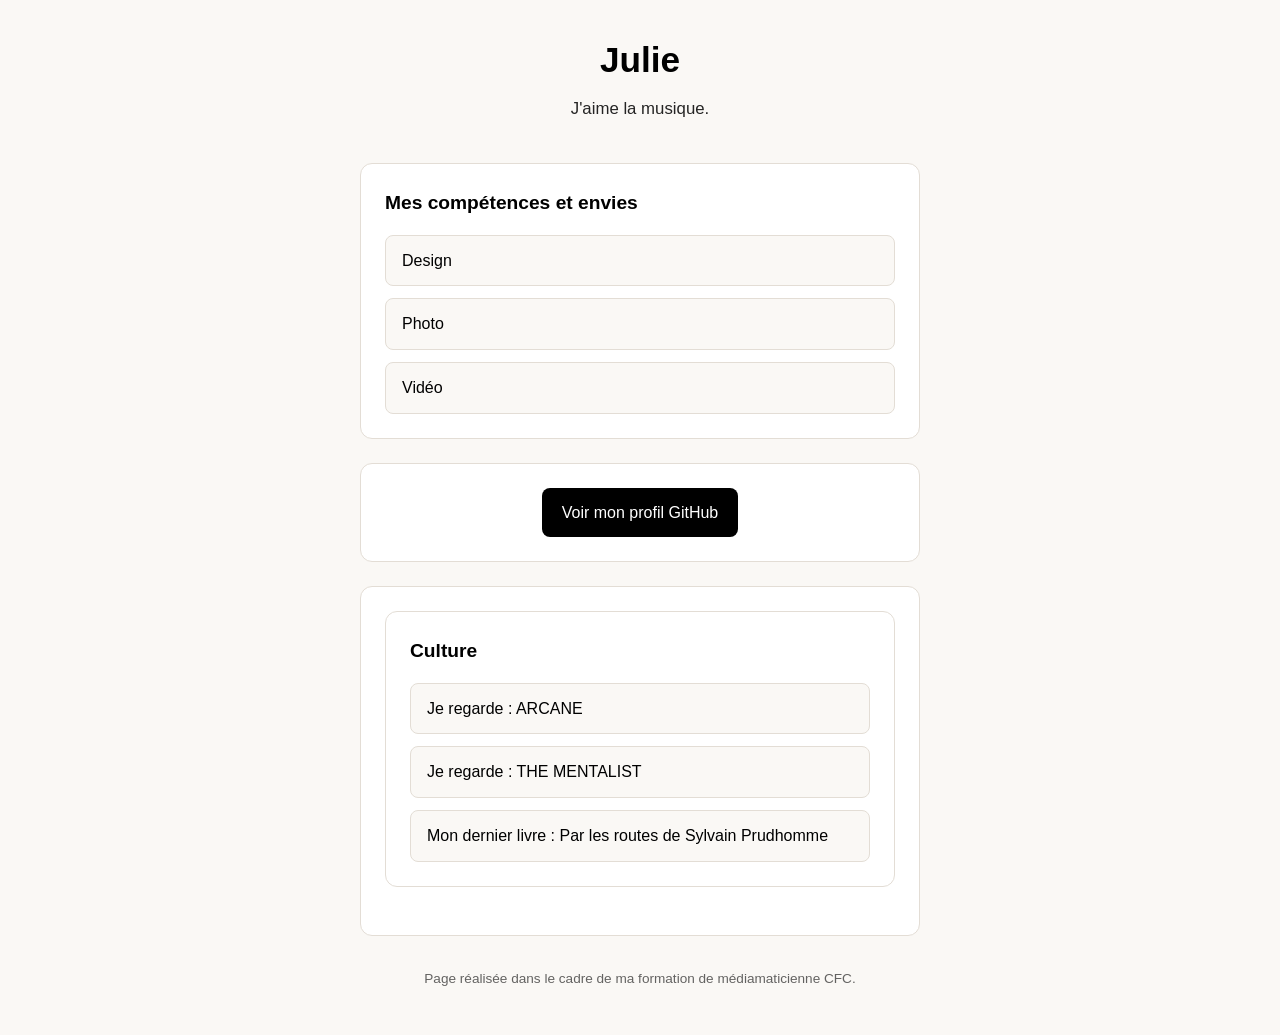
<file: index.html>
<!DOCTYPE html>
<html lang="fr">
<head>
<meta charset="UTF-8">
<meta name="viewport" content="width=device-width, initial-scale=1.0">
<title>Julie — Page de présentation</title>
<style>
  /* Deux polices : une pour les titres, une pour le texte */

  :root {
    --fond: #FAF8F5;
    --encre: #000000;
    --accent: #000000;
    --carte: #FFFFFF;
    --bordure: #E3DDD5;
  }

  * {
    box-sizing: border-box;
  }

  body {
    margin: 0;
    background-color: var(--fond);
    color: var(--encre);
    font-family: helvetica, sans-serif;
    line-height: 1.6;
    display: flex;
    justify-content: center;
    padding: 2rem 1rem;
  }

  main {
    width: 100%;
    max-width: 560px;
  }

  header {
    text-align: center;
    margin-bottom: 2.5rem;
  }

  .initiale {
    width: 72px;
    height: 72px;
    margin: 0 auto 1rem;
    border-radius: 50%;
    background-color: var(--accent);
    color: var(--carte);
    font-family: 'Fraunces', serif;
    font-size: 1.8rem;
    display: flex;
    align-items: center;
    justify-content: center;
  }

  h1 {
    font-family: helvetica, sans-serif;
    font-size: 2.2rem;
    margin: 0 0 0.5rem;
  }

  .phrase {
    font-size: 1.05rem;
    color: var(--encre);
    opacity: 0.85;
    margin: 0;
  }

  section {
    background-color: var(--carte);
    border: 1px solid var(--bordure);
    border-radius: 12px;
    padding: 1.5rem;
    margin-bottom: 1.5rem;
  }

  h2 {
    font-family: helvetica, sans-serif;
    font-size: 1.2rem;
    margin-top: 0;
  }

  ul {
    list-style: none;
    padding: 0;
    margin: 0;
    display: grid;
    gap: 0.75rem;
  }

  li {
    background-color: var(--fond);
    border: 1px solid var(--bordure);
    border-radius: 8px;
    padding: 0.75rem 1rem;
    font-weight: 500;
  }

  .lien-github {
    display: inline-block;
    text-decoration: none;
    color: var(--carte);
    background-color: var(--accent);
    padding: 0.75rem 1.25rem;
    border-radius: 8px;
    font-weight: 500;
  }

  .lien-github:hover,
  .lien-github:focus {
    opacity: 0.9;
  }

  footer {
    text-align: center;
    font-size: 0.85rem;
    opacity: 0.6;
    margin-top: 2rem;
  }

  /* Adaptation pour petits écrans */
  @media (max-width: 400px) {
    h1 {
      font-size: 1.8rem;
    }
  }
</style>
</head>
<body>

<main>
  <header>
    <h1>Julie</h1>
    <p class="phrase">J'aime la musique.</p>
  </header>

  <section>
    <h2>Mes compétences et envies</h2>
    <ul>
      <li>Design</li>
      <li>Photo</li>
      <li>Vidéo</li>
    </ul>
  </section>

  <section style="text-align: center;">
    <a class="lien-github" href="https://github.com/lajuulliie" target="_blank" rel="noopener noreferrer">
      Voir mon profil GitHub
    </a>
  </section>

  <section>
      <section>
    <h2>Culture</h2>
    <ul>
      <li>Je regarde : ARCANE</li>
      <li>Je regarde : THE MENTALIST</li>
      <li>Mon dernier livre : Par les routes de Sylvain Prudhomme</li>
    </ul>
  </section>
  </section>

  <footer>
    <p>Page réalisée dans le cadre de ma formation de médiamaticienne CFC.</p>
  </footer>
</main>

</body>
</html>
</file>
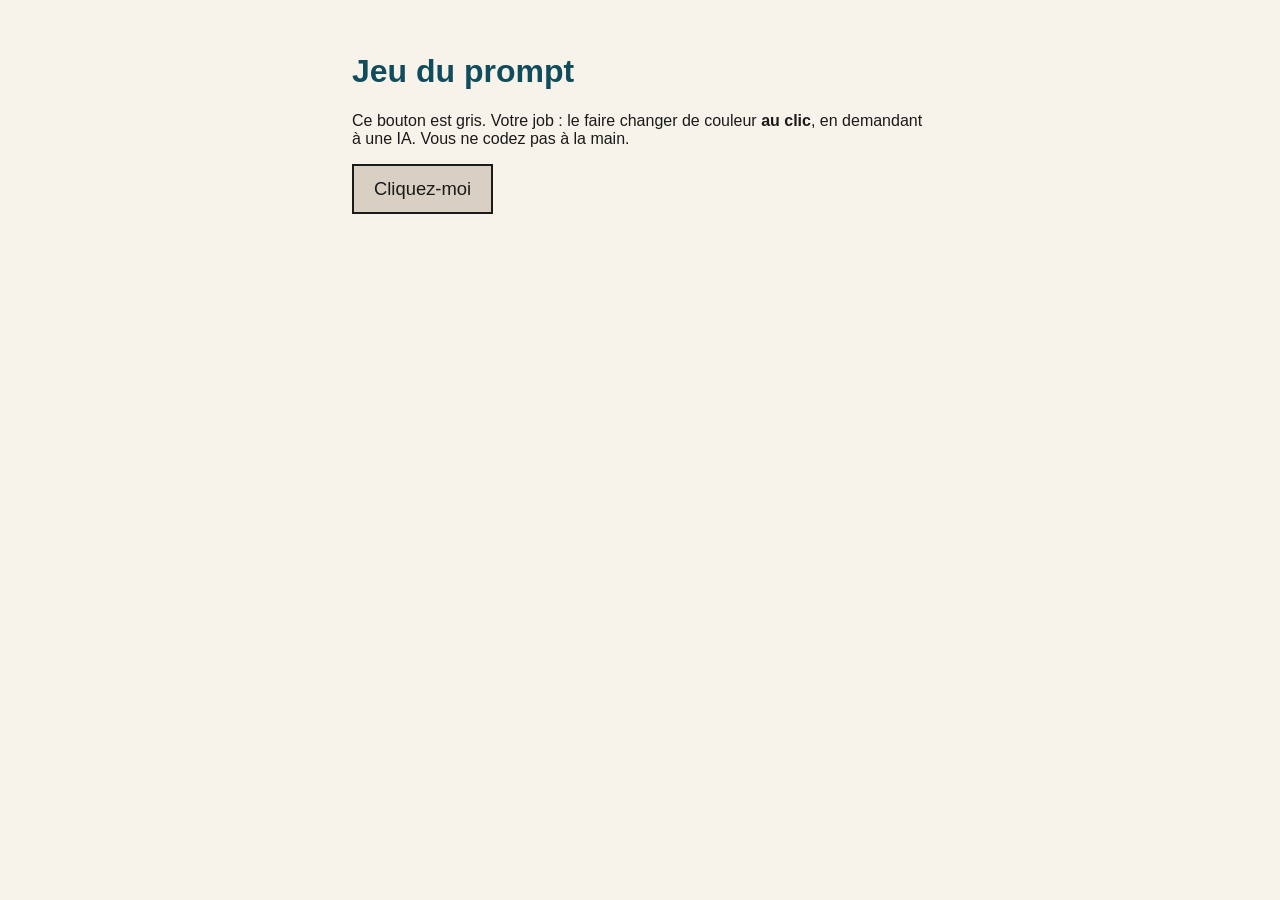
<file: depart/index.html>
<!DOCTYPE html>
<html lang="fr" xmlns:mso="urn:schemas-microsoft-com:office:office" xmlns:msdt="uuid:C2F41010-65B3-11d1-A29F-00AA00C14882">
<head>
  <meta charset="utf-8">
  <meta name="viewport" content="width=device-width, initial-scale=1">
  <title>Jeu du prompt — e1-5</title>
  <style>
    /* Mise en page simple : on n’y touche pas pendant l’exercice. */
    body {
      margin: 0;
      font-family: Arial, Helvetica, sans-serif;
      background: #f7f3eb;
      color: #1a1a1a;
      padding: 2rem 1.25rem;
    }
    main { max-width: 36rem; margin: 0 auto; }
    h1 { color: #0f4c5c; }

    /* Le bouton à transformer. Son id est "magic" : citez-le dans le prompt. */
    #magic {
      font-size: 1.15rem;
      padding: 0.75rem 1.25rem;
      border: 2px solid #1a1a1a;
      background: #d9d0c3;
      color: #1a1a1a;
      cursor: pointer;
    }
  </style>

<!--[if gte mso 9]><xml>
<mso:CustomDocumentProperties>
<mso:xd_Signature msdt:dt="string"></mso:xd_Signature>
<mso:display_urn_x003a_schemas-microsoft-com_x003a_office_x003a_office_x0023_Editor msdt:dt="string">Marc D�nervaud</mso:display_urn_x003a_schemas-microsoft-com_x003a_office_x003a_office_x0023_Editor>
<mso:Order msdt:dt="string">10534700.0000000</mso:Order>
<mso:display_urn_x003a_schemas-microsoft-com_x003a_office_x003a_office_x0023_Author msdt:dt="string">Marc D�nervaud</mso:display_urn_x003a_schemas-microsoft-com_x003a_office_x003a_office_x0023_Author>
<mso:xd_ProgID msdt:dt="string"></mso:xd_ProgID>
<mso:_ExtendedDescription msdt:dt="string"></mso:_ExtendedDescription>
<mso:ComplianceAssetId msdt:dt="string"></mso:ComplianceAssetId>
<mso:TemplateUrl msdt:dt="string"></mso:TemplateUrl>
<mso:ContentTypeId msdt:dt="string">0x010100B084A62CD3C5F842BB23EB74256B6499</mso:ContentTypeId>
<mso:TriggerFlowInfo msdt:dt="string"></mso:TriggerFlowInfo>
<mso:_SourceUrl msdt:dt="string"></mso:_SourceUrl>
<mso:_SharedFileIndex msdt:dt="string"></mso:_SharedFileIndex>
</mso:CustomDocumentProperties>
</xml><![endif]-->
</head>
<body>
  <main>
    <h1>Jeu du prompt</h1>
    <p>Ce bouton est gris. Votre job : le faire changer de couleur <strong>au clic</strong>, en demandant à une IA. Vous ne codez pas à la main.</p>
    <button type="button" id="magic">Cliquez-moi</button>
  </main>
  <script>
  document.getElementById("magic").addEventListener("click", function () {
    this.style.backgroundColor = "#e36414";
    this.style.color = "white";
  });
</script>
</body>
</html>
</file>
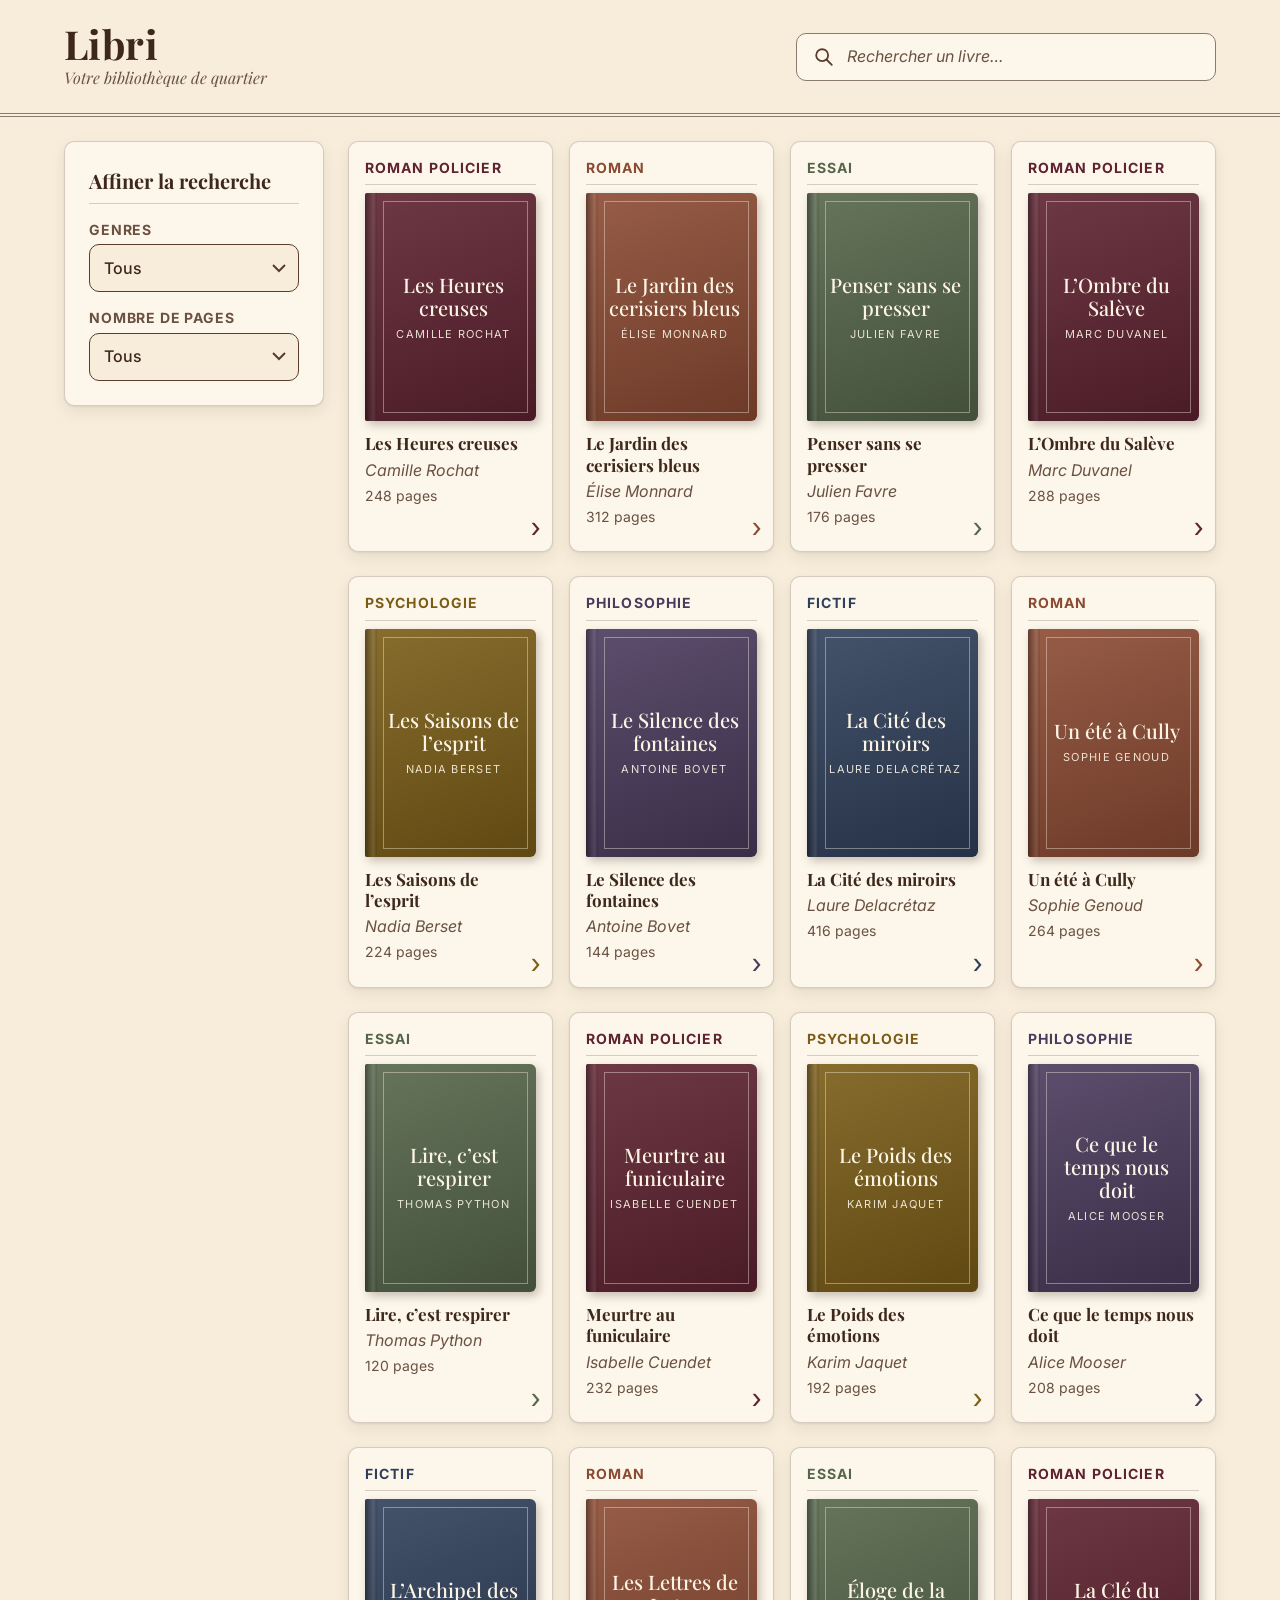
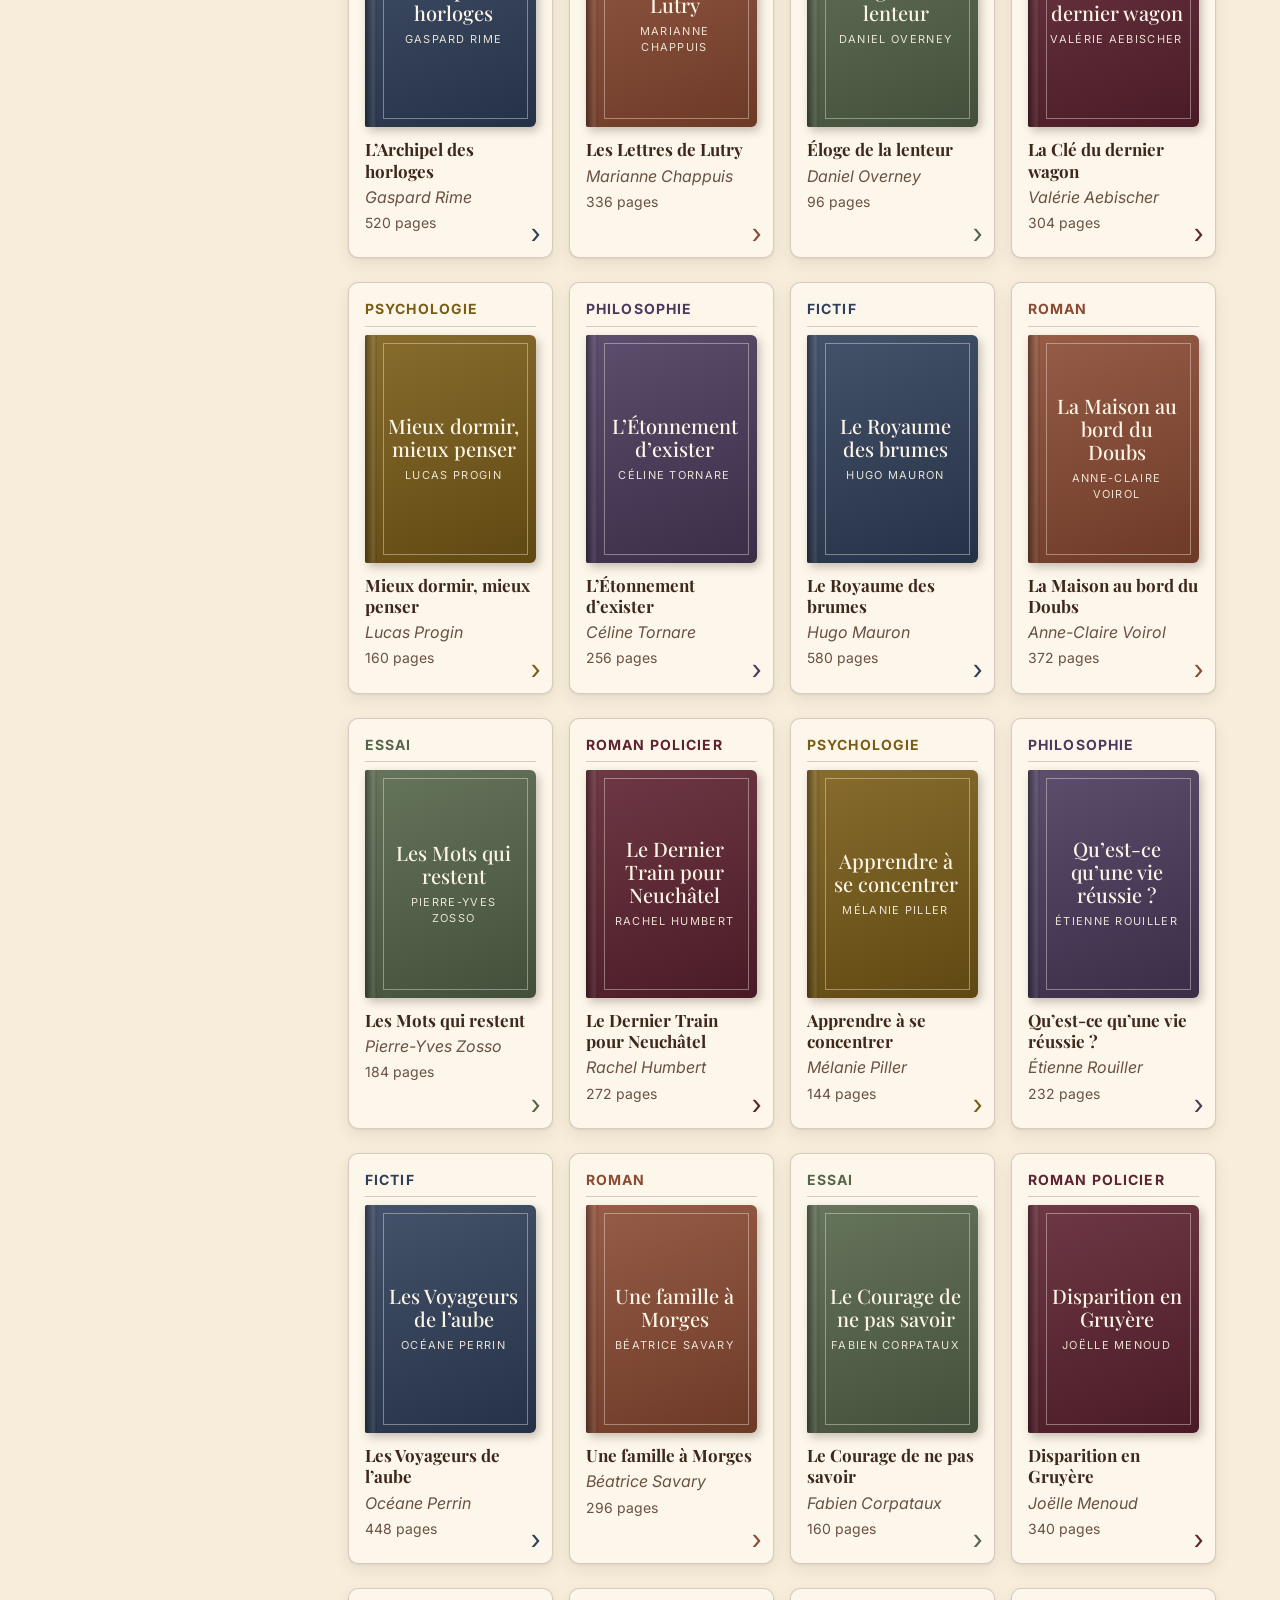
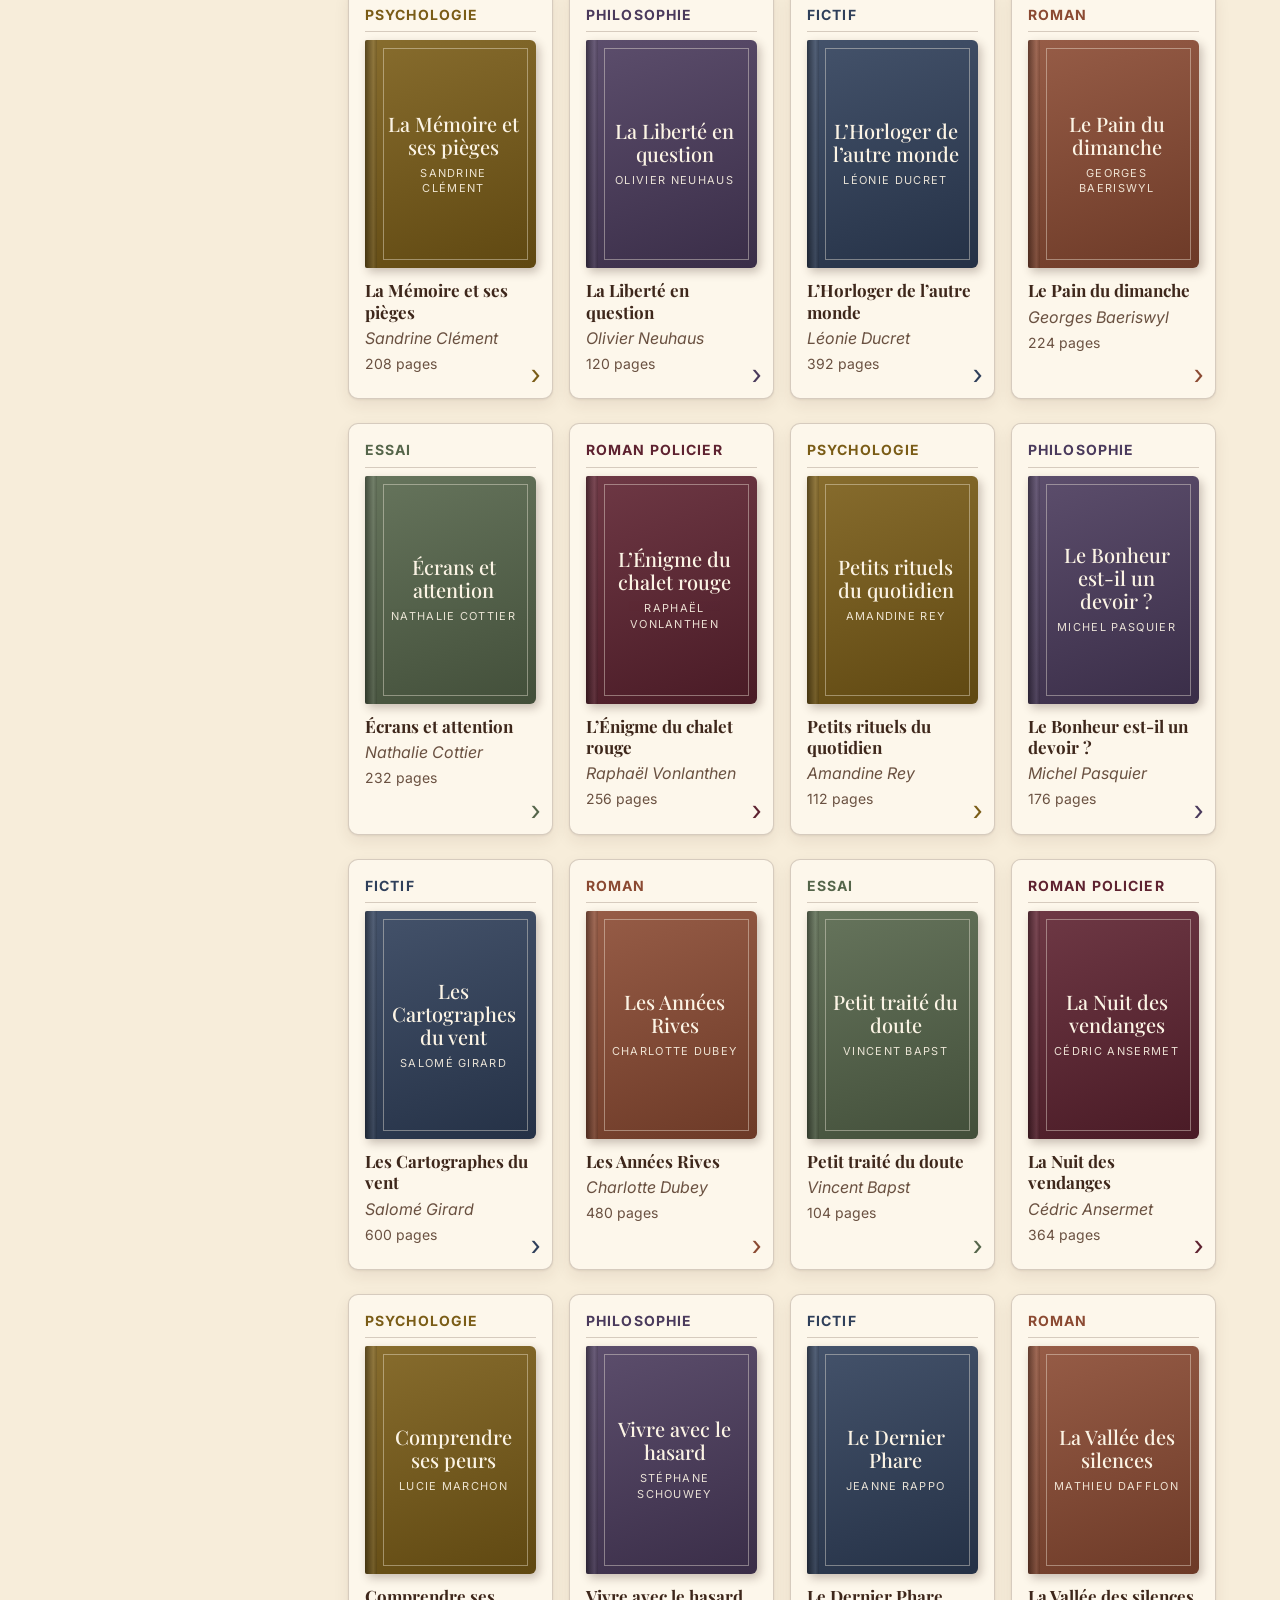
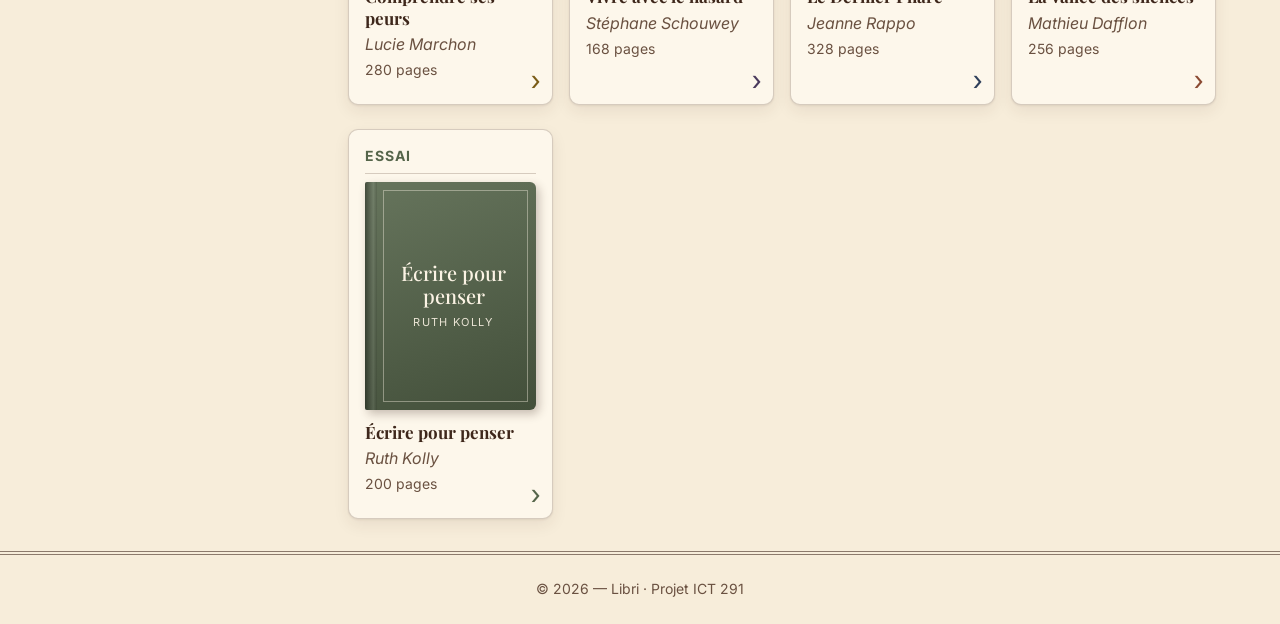
<file: e3-1-maquette-en-vrai/index.html>
<!DOCTYPE html>
<html lang="fr">
<head>
  <meta charset="utf-8">
  <meta name="viewport" content="width=device-width, initial-scale=1">
  <title>Libri — Trouvez votre prochaine lecture</title>
  <link rel="preconnect" href="https://fonts.googleapis.com">
  <link rel="preconnect" href="https://fonts.gstatic.com" crossorigin>
  <link href="https://fonts.googleapis.com/css2?family=Inter:wght@400;500;700&family=Playfair+Display:ital,wght@0,500;0,700;1,400&display=swap" rel="stylesheet">
  <link rel="stylesheet" href="style.css">
</head>
<body>
  <header class="header-site">
    <div class="marque">
      <h1 class="logo">Libri</h1>
      <p class="slogan">Votre bibliothèque de quartier</p>
    </div>
    <!-- Recherche : mise en page seulement. Le JavaScript viendra plus tard. -->
    <div class="recherche" role="search">
      <label for="recherche" class="visuellement-cache">Rechercher un livre par titre</label>
      <input type="search" id="recherche" class="champ-recherche" placeholder="Rechercher un livre…" autocomplete="off">
    </div>
  </header>

  <main class="contenu-principal">
    <!-- Filtres toujours visibles (besoin du persona). Mise en page seulement pour l'instant. -->
    <aside class="filtres" aria-label="Filtres">
      <div class="filtre-groupe">
        <label for="filtre-genre">Genres</label>
        <select id="filtre-genre">
          <option>Tous</option>
          <option>Roman</option>
          <option>Essai</option>
          <option>Fictif</option>
          <option>Roman policier</option>
          <option>Psychologie</option>
          <option>Philosophie</option>
        </select>
      </div>
      <div class="filtre-groupe">
        <label for="filtre-pages">Nombre de pages</label>
        <select id="filtre-pages">
          <option>Tous</option>
          <option>Moins de 200 pages</option>
          <option>200 à 299 pages</option>
          <option>300 à 399 pages</option>
          <option>400 pages et plus</option>
        </select>
      </div>
    </aside>

    <h2 id="titre-liste" class="visuellement-cache">Catalogue des livres</h2>
    <section id="liste-cartes" class="cartes-grille" aria-labelledby="titre-liste" aria-live="polite">
      <!-- Les cartes seront injectées ici par app.js -->
    </section>
  </main>

  <footer class="footer-site">
    <p>&copy; 2026 — Libri · Projet ICT 291</p>
  </footer>

  <script src="js/app.js"></script>
</body>
</html>
</file>
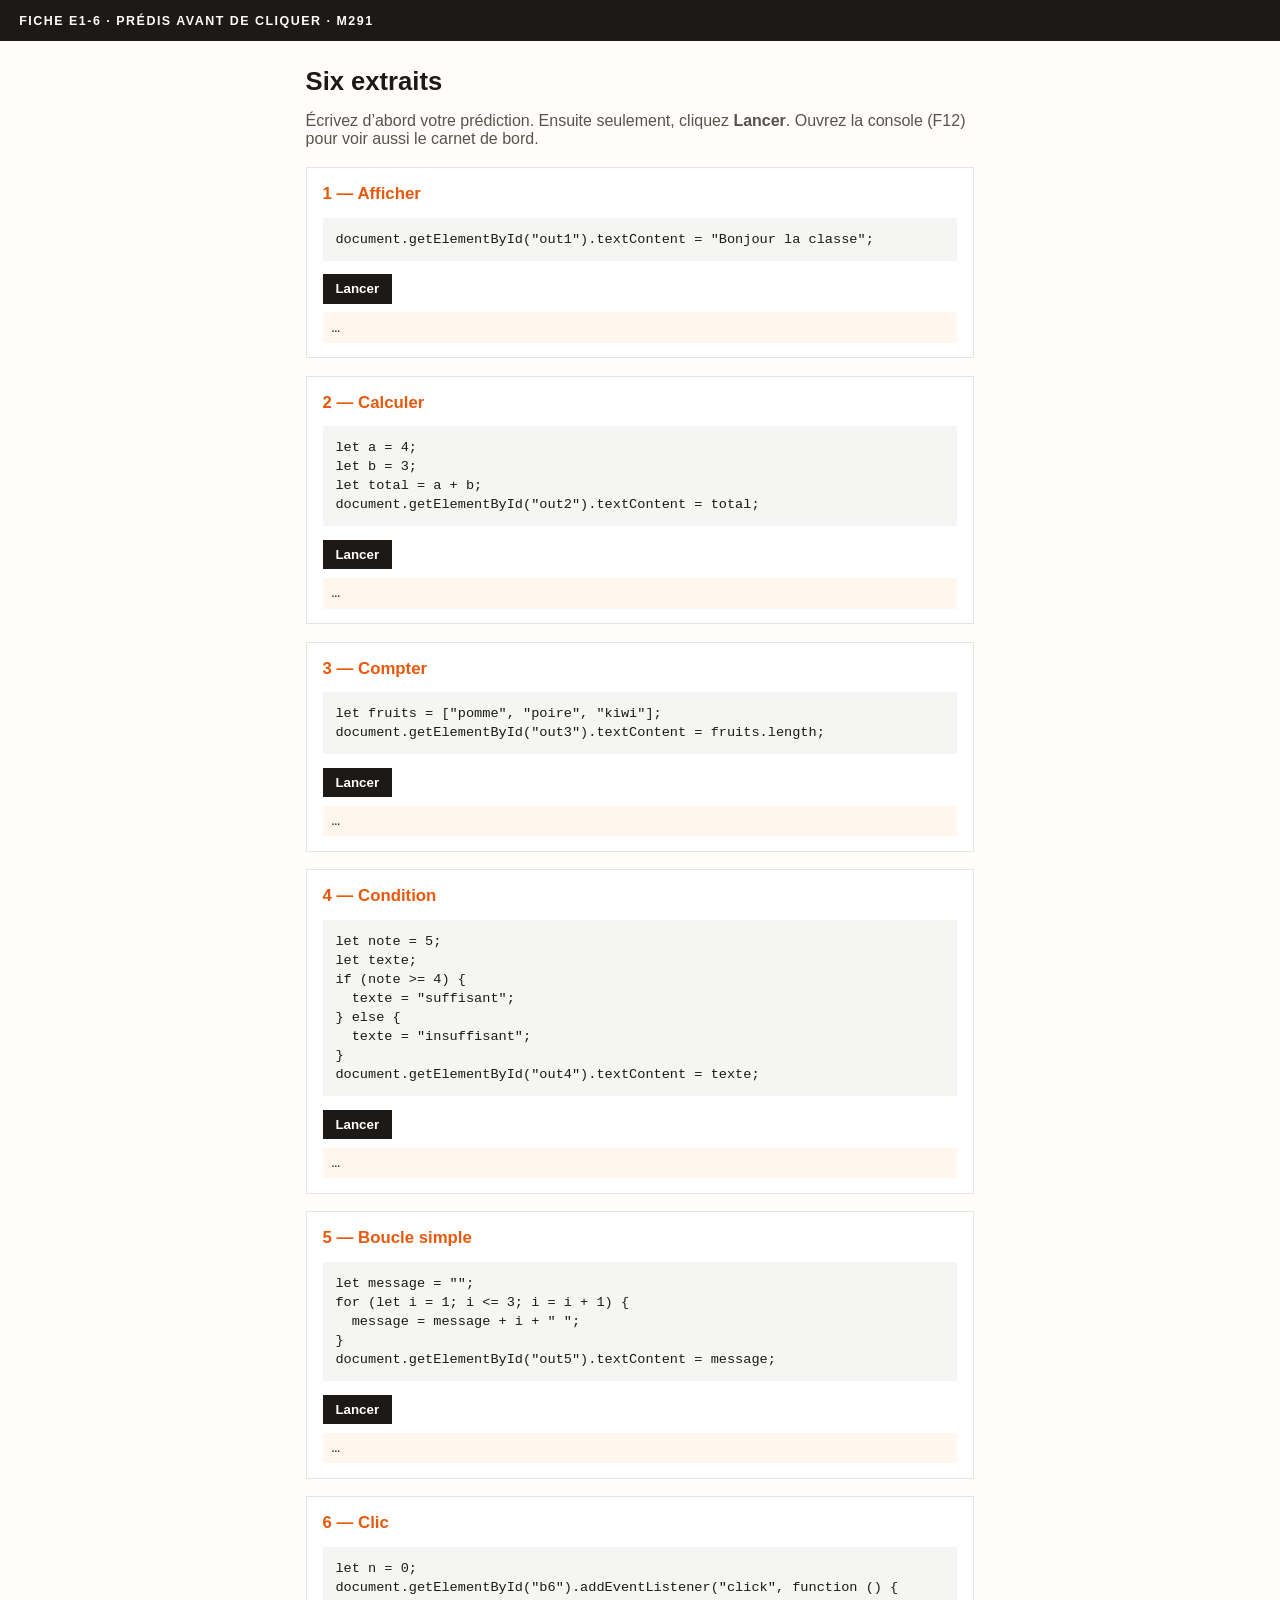
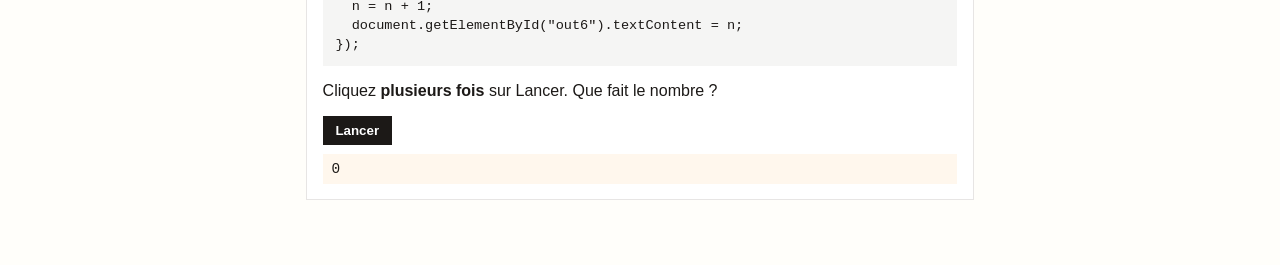
<file: e1-6-predis-avant-de-cliquer/six-extraits.html>
<!DOCTYPE html>
<html lang="fr" xmlns:mso="urn:schemas-microsoft-com:office:office" xmlns:msdt="uuid:C2F41010-65B3-11d1-A29F-00AA00C14882">
<head>
  <meta charset="utf-8">
  <meta name="viewport" content="width=device-width, initial-scale=1">
  <title>e1-6 — Prédis avant de cliquer</title>
  <style>
    :root { --ink:#1c1917; --band:#1c1917; --accent:#ea580c; --bg:#fffefa; --paper:#f5f5f4; }
    * { box-sizing: border-box; }
    body { margin:0; font-family: Arial, Helvetica, sans-serif; background:var(--bg); color:var(--ink); }
    header { background:var(--band); color:#fffefa; padding:0.85rem 1.2rem; letter-spacing:.12em; text-transform:uppercase; font-size:.78rem; font-weight:700; }
    main { max-width: 44rem; margin:0 auto; padding:1.4rem 1.1rem 3rem; }
    h1 { font-size:1.6rem; margin:.2rem 0 0.6rem; }
    .lead { color:#57534e; margin-bottom:1.2rem; }
    article { background:#fff; border:1px solid #e7e5e4; margin:0 0 1.1rem; padding:1rem 1rem 0.9rem; }
    article h2 { margin:0 0 .4rem; font-size:1.05rem; color:var(--accent); }
    pre { background:var(--paper); padding:.75rem .8rem; overflow:auto; font-size:.85rem; line-height:1.4; }
    button { background:var(--band); color:#fff; border:0; padding:.45rem .8rem; font-weight:700; cursor:pointer; }
    button:hover { background:var(--accent); }
    .out { min-height:1.4rem; margin:.55rem 0 0; padding:.45rem .55rem; background:#fff7ed; font-family: ui-monospace, monospace; font-size:.9rem; }
  </style>

<!--[if gte mso 9]><xml>
<mso:CustomDocumentProperties>
<mso:xd_Signature msdt:dt="string"></mso:xd_Signature>
<mso:display_urn_x003a_schemas-microsoft-com_x003a_office_x003a_office_x0023_Editor msdt:dt="string">Marc D�nervaud</mso:display_urn_x003a_schemas-microsoft-com_x003a_office_x003a_office_x0023_Editor>
<mso:Order msdt:dt="string">10534500.0000000</mso:Order>
<mso:display_urn_x003a_schemas-microsoft-com_x003a_office_x003a_office_x0023_Author msdt:dt="string">Marc D�nervaud</mso:display_urn_x003a_schemas-microsoft-com_x003a_office_x003a_office_x0023_Author>
<mso:xd_ProgID msdt:dt="string"></mso:xd_ProgID>
<mso:_ExtendedDescription msdt:dt="string"></mso:_ExtendedDescription>
<mso:ComplianceAssetId msdt:dt="string"></mso:ComplianceAssetId>
<mso:TemplateUrl msdt:dt="string"></mso:TemplateUrl>
<mso:ContentTypeId msdt:dt="string">0x010100B084A62CD3C5F842BB23EB74256B6499</mso:ContentTypeId>
<mso:TriggerFlowInfo msdt:dt="string"></mso:TriggerFlowInfo>
<mso:_SourceUrl msdt:dt="string"></mso:_SourceUrl>
<mso:_SharedFileIndex msdt:dt="string"></mso:_SharedFileIndex>
</mso:CustomDocumentProperties>
</xml><![endif]-->
</head>
<body>
  <header>Fiche e1-6 · Prédis avant de cliquer · M291</header>
  <main>
    <h1>Six extraits</h1>
    <p class="lead">Écrivez d’abord votre prédiction. Ensuite seulement, cliquez <strong>Lancer</strong>. Ouvrez la console (F12) pour voir aussi le carnet de bord.</p>

    <article>
      <h2>1 — Afficher</h2>
      <pre>document.getElementById("out1").textContent = "Bonjour la classe";</pre>
      <button type="button" id="b1">Lancer</button>
      <div class="out" id="out1">…</div>
    </article>

    <article>
      <h2>2 — Calculer</h2>
      <pre>let a = 4;
let b = 3;
let total = a + b;
document.getElementById("out2").textContent = total;</pre>
      <button type="button" id="b2">Lancer</button>
      <div class="out" id="out2">…</div>
    </article>

    <article>
      <h2>3 — Compter</h2>
      <pre>let fruits = ["pomme", "poire", "kiwi"];
document.getElementById("out3").textContent = fruits.length;</pre>
      <button type="button" id="b3">Lancer</button>
      <div class="out" id="out3">…</div>
    </article>

    <article>
      <h2>4 — Condition</h2>
      <pre>let note = 5;
let texte;
if (note >= 4) {
  texte = "suffisant";
} else {
  texte = "insuffisant";
}
document.getElementById("out4").textContent = texte;</pre>
      <button type="button" id="b4">Lancer</button>
      <div class="out" id="out4">…</div>
    </article>

    <article>
      <h2>5 — Boucle simple</h2>
      <pre>let message = "";
for (let i = 1; i <= 3; i = i + 1) {
  message = message + i + " ";
}
document.getElementById("out5").textContent = message;</pre>
      <button type="button" id="b5">Lancer</button>
      <div class="out" id="out5">…</div>
    </article>

    <article>
      <h2>6 — Clic</h2>
      <pre>let n = 0;
document.getElementById("b6").addEventListener("click", function () {
  n = n + 1;
  document.getElementById("out6").textContent = n;
});</pre>
      <p>Cliquez <strong>plusieurs fois</strong> sur Lancer. Que fait le nombre ?</p>
      <button type="button" id="b6">Lancer</button>
      <div class="out" id="out6">0</div>
    </article>
  </main>
  <script>
    document.getElementById("b1").addEventListener("click", function () {
      document.getElementById("out1").textContent = "Bonjour la classe";
      console.log("extrait 1 : texte affiché");
    });
    document.getElementById("b2").addEventListener("click", function () {
      let a = 4;
      let b = 3;
      let total = a + b;
      document.getElementById("out2").textContent = total;
      console.log("extrait 2 :", total);
    });
    document.getElementById("b3").addEventListener("click", function () {
      let fruits = ["pomme", "poire", "kiwi"];
      document.getElementById("out3").textContent = fruits.length;
      console.log("extrait 3 :", fruits.length);
    });
    document.getElementById("b4").addEventListener("click", function () {
      let note = 5;
      let texte;
      if (note >= 4) {
        texte = "suffisant";
      } else {
        texte = "insuffisant";
      }
      document.getElementById("out4").textContent = texte;
      console.log("extrait 4 :", texte);
    });
    document.getElementById("b5").addEventListener("click", function () {
      let message = "";
      for (let i = 1; i <= 3; i = i + 1) {
        message = message + i + " ";
      }
      document.getElementById("out5").textContent = message;
      console.log("extrait 5 :", message);
    });
    let n = 0;
    document.getElementById("b6").addEventListener("click", function () {
      n = n + 1;
      document.getElementById("out6").textContent = n;
      console.log("extrait 6 :", n);
    });
  </script>
</body>
</html>
</file>
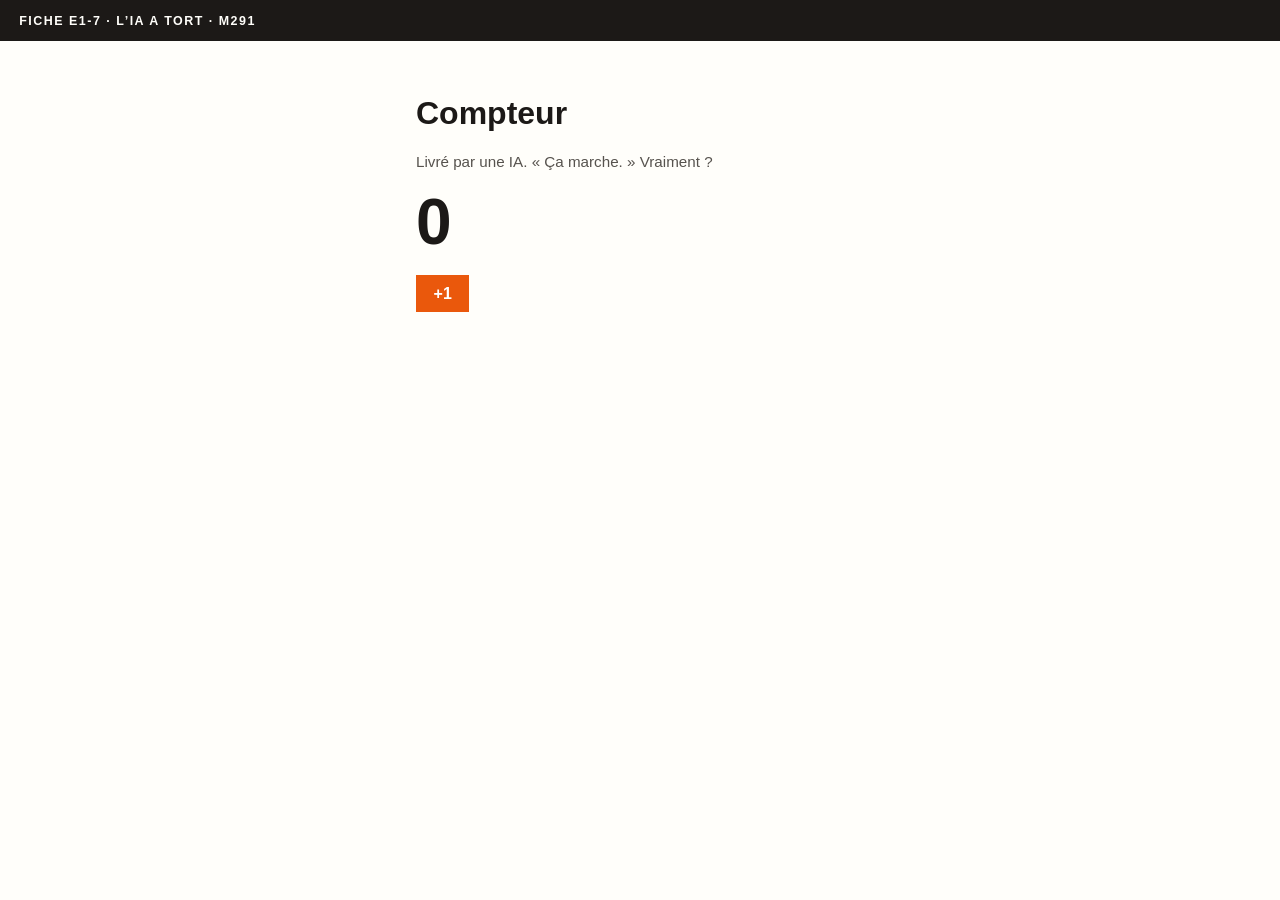
<file: e1-7-l-ia-a-tort/compteur.html>
<!DOCTYPE html>
<html lang="fr" xmlns:mso="urn:schemas-microsoft-com:office:office"
  xmlns:msdt="uuid:C2F41010-65B3-11d1-A29F-00AA00C14882">

<head>
  <meta charset="utf-8">
  <meta name="viewport" content="width=device-width, initial-scale=1">
  <title>Compteur — e1-7 (version livrée par l’IA)</title>
  <style>
    body {
      font-family: Arial, Helvetica, sans-serif;
      background: #fffefa;
      color: #1c1917;
      margin: 0;
    }

    header {
      background: #1c1917;
      color: #fffefa;
      padding: .85rem 1.2rem;
      letter-spacing: .12em;
      text-transform: uppercase;
      font-size: .78rem;
      font-weight: 700;
    }

    main {
      max-width: 28rem;
      margin: 0 auto;
      padding: 2rem 1.1rem;
    }

    .count {
      font-size: 4rem;
      font-weight: 700;
      margin: .4rem 0 1rem;
    }

    button {
      background: #ea580c;
      color: #fff;
      border: 0;
      padding: .6rem 1.1rem;
      font-size: 1rem;
      font-weight: 700;
      cursor: pointer;
    }

    .note {
      color: #57534e;
      font-size: .95rem;
    }
  </style>

  <!--[if gte mso 9]><xml>
<mso:CustomDocumentProperties>
<mso:xd_Signature msdt:dt="string"></mso:xd_Signature>
<mso:display_urn_x003a_schemas-microsoft-com_x003a_office_x003a_office_x0023_Editor msdt:dt="string">Marc D�nervaud</mso:display_urn_x003a_schemas-microsoft-com_x003a_office_x003a_office_x0023_Editor>
<mso:Order msdt:dt="string">10534600.0000000</mso:Order>
<mso:display_urn_x003a_schemas-microsoft-com_x003a_office_x003a_office_x0023_Author msdt:dt="string">Marc D�nervaud</mso:display_urn_x003a_schemas-microsoft-com_x003a_office_x003a_office_x0023_Author>
<mso:xd_ProgID msdt:dt="string"></mso:xd_ProgID>
<mso:_ExtendedDescription msdt:dt="string"></mso:_ExtendedDescription>
<mso:ComplianceAssetId msdt:dt="string"></mso:ComplianceAssetId>
<mso:TemplateUrl msdt:dt="string"></mso:TemplateUrl>
<mso:ContentTypeId msdt:dt="string">0x010100B084A62CD3C5F842BB23EB74256B6499</mso:ContentTypeId>
<mso:TriggerFlowInfo msdt:dt="string"></mso:TriggerFlowInfo>
<mso:_SourceUrl msdt:dt="string"></mso:_SourceUrl>
<mso:_SharedFileIndex msdt:dt="string"></mso:_SharedFileIndex>
</mso:CustomDocumentProperties>
</xml><![endif]-->
</head>

<body>
  <header>Fiche e1-7 · L’IA a tort · M291</header>
  <main>
    <h1>Compteur</h1>
    <p class="note">Livré par une IA. « Ça marche. » Vraiment ?</p>
    <p class="count" id="affiche">0</p>
    <button type="button" id="plus">+1</button>
  </main>
  <script>
    // Boîte « n » : le vrai compteur, en mémoire.
    let n = 0;

    const bouton = document.getElementById("plus");
    const affiche = document.getElementById("affiche");

    bouton.addEventListener("click", function () {
      n = n + 1;
      affiche.textContent = n;
    });
  </script>
</body>

</html>
</file>
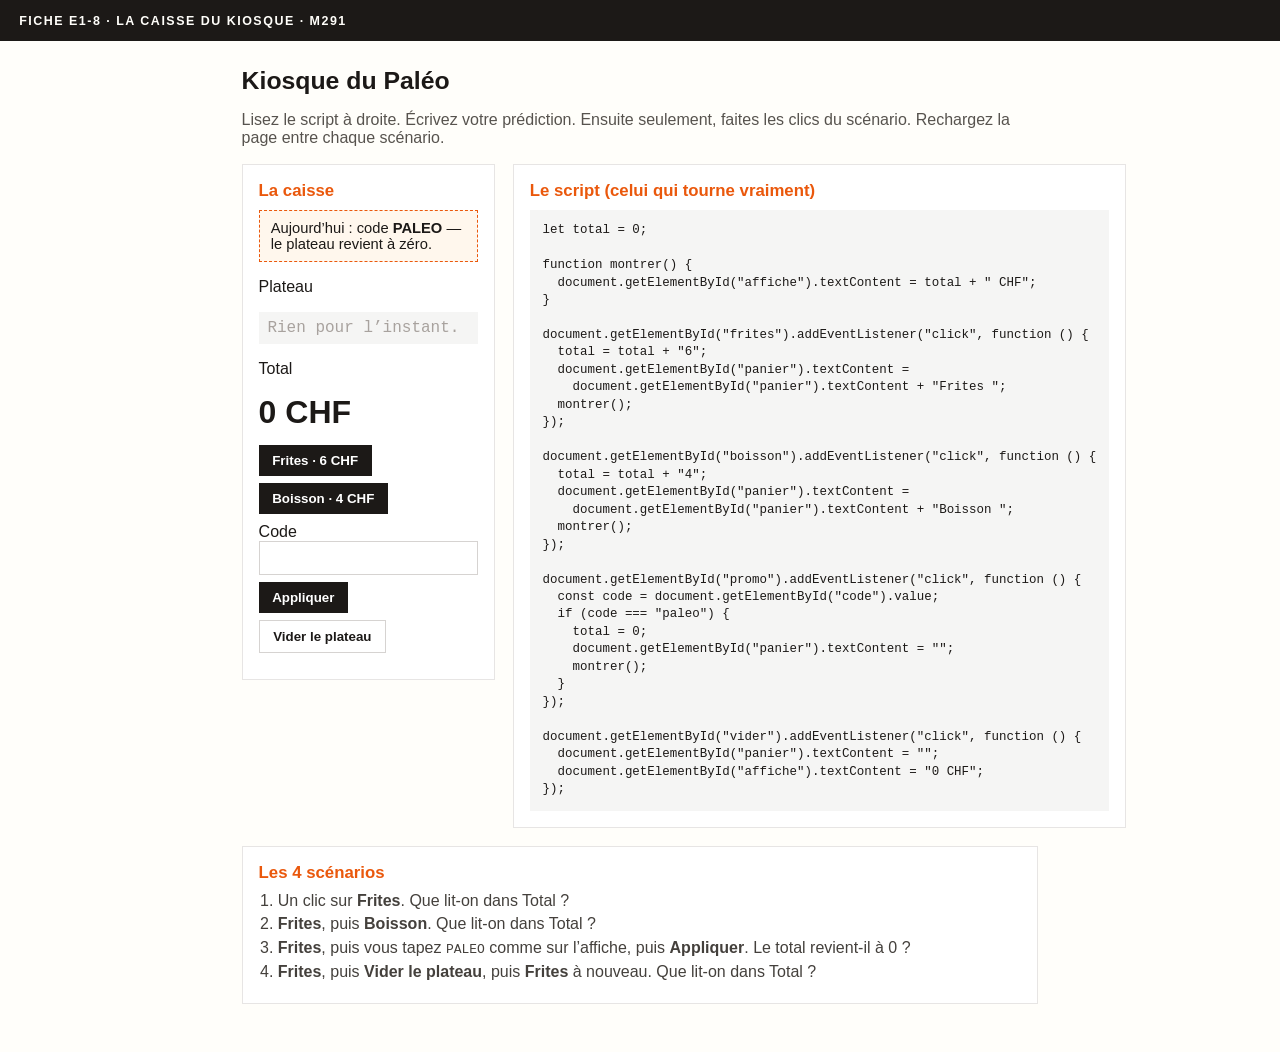
<file: e1-8-la-caisse-du-kiosque/caisse.html>
<!DOCTYPE html>
<html lang="fr">
<head>
  <meta charset="utf-8">
  <meta name="viewport" content="width=device-width, initial-scale=1">
  <title>e1-8 — La caisse du kiosque</title>
  <style>
    :root { --ink:#1c1917; --band:#1c1917; --accent:#ea580c; --bg:#fffefa; --paper:#f5f5f4; }
    * { box-sizing: border-box; }
    body { margin:0; font-family: Arial, Helvetica, sans-serif; background:var(--bg); color:var(--ink); }
    header { background:var(--band); color:#fffefa; padding:0.85rem 1.2rem; letter-spacing:.12em; text-transform:uppercase; font-size:.78rem; font-weight:700; }
    main { max-width: 52rem; margin:0 auto; padding:1.4rem 1.1rem 3rem; }
    h1 { font-size:1.55rem; margin:.2rem 0 .45rem; }
    .lead { color:#57534e; margin-bottom:1.1rem; }
    .grid { display:grid; gap:1.1rem; }
    @media (min-width: 720px) { .grid { grid-template-columns: 1fr 1.15fr; align-items:start; } }
    .card { background:#fff; border:1px solid #e7e5e4; padding:1rem 1rem 1.05rem; }
    .card h2 { margin:0 0 .55rem; font-size:1.05rem; color:var(--accent); }
    .affiche-code { background:#fff7ed; border:1px dashed #ea580c; padding:.55rem .7rem; margin:0 0 .8rem; font-size:.92rem; }
    .panier { min-height:1.4rem; margin:.2rem 0 .7rem; padding:.45rem .55rem; background:var(--paper); font-family: ui-monospace, monospace; }
    .panier:empty::before { content:"Rien pour l’instant."; color:#a8a29e; }
    .total { font-size:2rem; font-weight:700; margin:.15rem 0 .85rem; }
    .row { display:flex; flex-wrap:wrap; gap:.45rem; margin-bottom:.55rem; }
    button { background:var(--band); color:#fff; border:0; padding:.5rem .85rem; font-weight:700; cursor:pointer; }
    button:hover { background:var(--accent); }
    button.ghost { background:#fff; color:var(--ink); border:1px solid #d6d3d1; }
    button.ghost:hover { border-color:var(--accent); color:var(--accent); background:#fff; }
    input { font:inherit; padding:.45rem .55rem; border:1px solid #d6d3d1; min-width:8rem; }
    pre { background:var(--paper); padding:.75rem .8rem; overflow:auto; font-size:.78rem; line-height:1.4; margin:0; }
    ol { margin:.3rem 0 0; padding-left:1.2rem; color:#44403c; }
    ol li { margin:0 0 .35rem; }
  </style>
</head>
<body>
  <header>Fiche e1-8 · La caisse du kiosque · M291</header>
  <main>
    <h1>Kiosque du Paléo</h1>
    <p class="lead">Lisez le script à droite. Écrivez votre prédiction. Ensuite seulement, faites les clics du scénario. Rechargez la page entre chaque scénario.</p>

    <div class="grid">
      <section class="card">
        <h2>La caisse</h2>
        <p class="affiche-code">Aujourd’hui : code <strong>PALEO</strong> — le plateau revient à zéro.</p>
        <p>Plateau</p>
        <p class="panier" id="panier"></p>
        <p>Total</p>
        <p class="total" id="affiche">0 CHF</p>
        <div class="row">
          <button type="button" id="frites">Frites · 6 CHF</button>
          <button type="button" id="boisson">Boisson · 4 CHF</button>
        </div>
        <div class="row">
          <label>Code <input id="code" type="text" autocomplete="off" spellcheck="false"></label>
          <button type="button" id="promo">Appliquer</button>
          <button type="button" class="ghost" id="vider">Vider le plateau</button>
        </div>
      </section>

      <section class="card">
        <h2>Le script (celui qui tourne vraiment)</h2>
        <pre>let total = 0;

function montrer() {
  document.getElementById("affiche").textContent = total + " CHF";
}

document.getElementById("frites").addEventListener("click", function () {
  total = total + "6";
  document.getElementById("panier").textContent =
    document.getElementById("panier").textContent + "Frites ";
  montrer();
});

document.getElementById("boisson").addEventListener("click", function () {
  total = total + "4";
  document.getElementById("panier").textContent =
    document.getElementById("panier").textContent + "Boisson ";
  montrer();
});

document.getElementById("promo").addEventListener("click", function () {
  const code = document.getElementById("code").value;
  if (code === "paleo") {
    total = 0;
    document.getElementById("panier").textContent = "";
    montrer();
  }
});

document.getElementById("vider").addEventListener("click", function () {
  document.getElementById("panier").textContent = "";
  document.getElementById("affiche").textContent = "0 CHF";
});</pre>
      </section>
    </div>

    <section class="card" style="margin-top:1.1rem;">
      <h2>Les 4 scénarios</h2>
      <ol>
        <li>Un clic sur <strong>Frites</strong>. Que lit-on dans Total ?</li>
        <li><strong>Frites</strong>, puis <strong>Boisson</strong>. Que lit-on dans Total ?</li>
        <li><strong>Frites</strong>, puis vous tapez <code>PALEO</code> comme sur l’affiche, puis <strong>Appliquer</strong>. Le total revient-il à 0 ?</li>
        <li><strong>Frites</strong>, puis <strong>Vider le plateau</strong>, puis <strong>Frites</strong> à nouveau. Que lit-on dans Total ?</li>
      </ol>
    </section>
  </main>
  <script>
    let total = 0;

    function montrer() {
      document.getElementById("affiche").textContent = total + " CHF";
    }

    document.getElementById("frites").addEventListener("click", function () {
      total = total + "6";
      document.getElementById("panier").textContent =
        document.getElementById("panier").textContent + "Frites ";
      montrer();
      console.log("total :", total);
    });

    document.getElementById("boisson").addEventListener("click", function () {
      total = total + "4";
      document.getElementById("panier").textContent =
        document.getElementById("panier").textContent + "Boisson ";
      montrer();
      console.log("total :", total);
    });

    document.getElementById("promo").addEventListener("click", function () {
      const code = document.getElementById("code").value;
      if (code === "paleo") {
        total = 0;
        document.getElementById("panier").textContent = "";
        montrer();
      }
      console.log("code tapé :", JSON.stringify(code));
    });

    document.getElementById("vider").addEventListener("click", function () {
      document.getElementById("panier").textContent = "";
      document.getElementById("affiche").textContent = "0 CHF";
      console.log("plateau vidé, total en mémoire :", total);
    });
  </script>
</body>
</html>
</file>
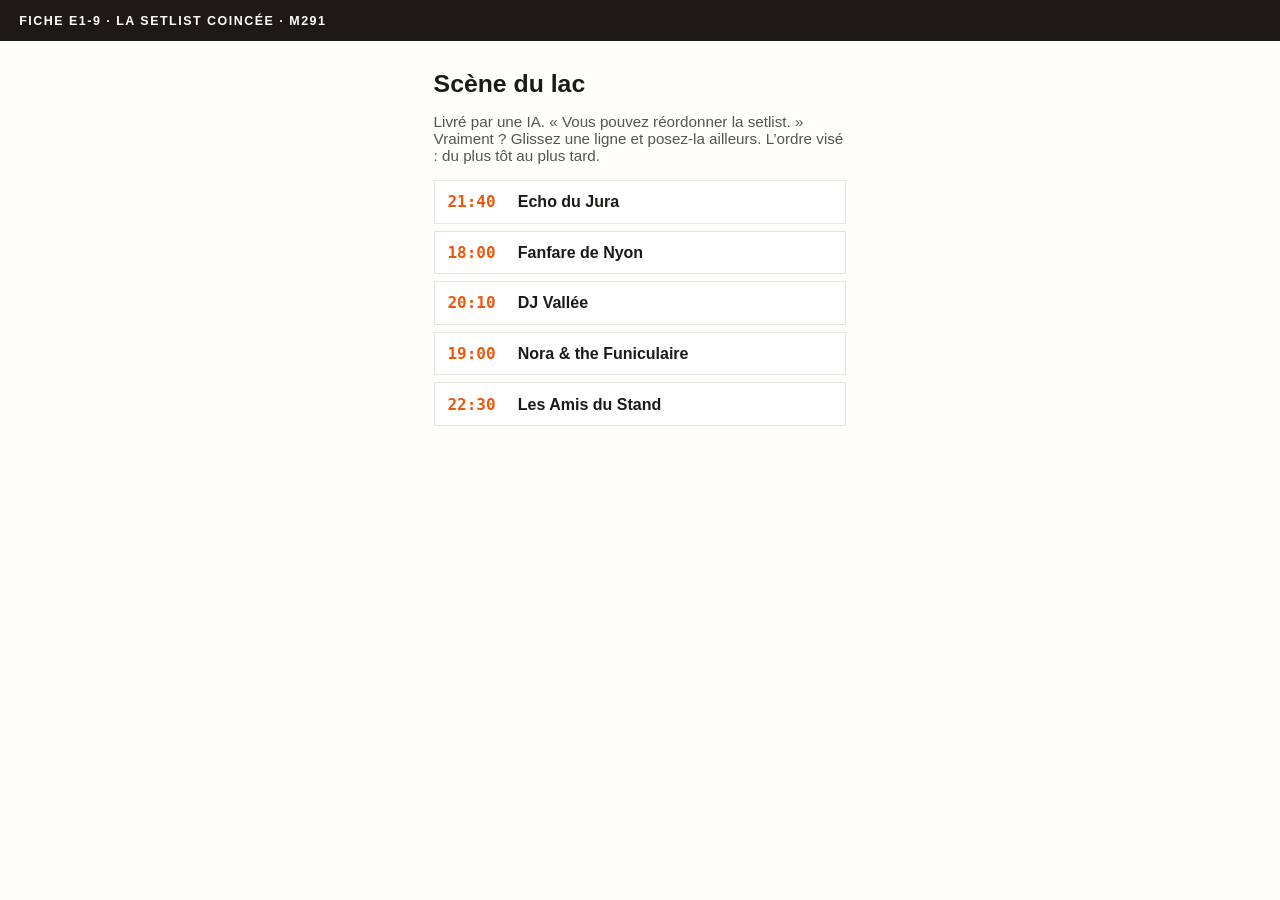
<file: e1-9-la-setlist-coincee/setlist.html>
<!DOCTYPE html>
<html lang="fr">
<head>
  <meta charset="utf-8">
  <meta name="viewport" content="width=device-width, initial-scale=1">
  <title>Setlist — e1-9 (version livrée par l’IA)</title>
  <style>
    :root { --ink:#1c1917; --band:#1c1917; --accent:#ea580c; --bg:#fffefa; --paper:#f5f5f4; }
    * { box-sizing: border-box; }
    body { margin:0; font-family: Arial, Helvetica, sans-serif; background:var(--bg); color:var(--ink); }
    header { background:var(--band); color:#fffefa; padding:0.85rem 1.2rem; letter-spacing:.12em; text-transform:uppercase; font-size:.78rem; font-weight:700; }
    main { max-width: 28rem; margin:0 auto; padding:1.6rem 1.1rem 3rem; }
    h1 { font-size:1.55rem; margin:.2rem 0 .4rem; }
    .note { color:#57534e; font-size:.95rem; margin-bottom:1rem; }
    ol { list-style:none; margin:0; padding:0; }
    li { display:flex; gap:.8rem; align-items:baseline; background:#fff; border:1px solid #e7e5e4; margin:0 0 .45rem; padding:.7rem .8rem; cursor:grab; }
    li:active { cursor:grabbing; }
    .heure { font-family: ui-monospace, monospace; font-weight:700; color:var(--accent); min-width:3.6rem; }
    .nom { font-weight:700; }
  </style>
</head>
<body>
  <header>Fiche e1-9 · La setlist coincée · M291</header>
  <main>
    <h1>Scène du lac</h1>
    <p class="note">Livré par une IA. « Vous pouvez réordonner la setlist. » Vraiment ? Glissez une ligne et posez-la ailleurs. L’ordre visé : du plus tôt au plus tard.</p>
    <ol id="liste">
      <li id="morceau-echo" draggable="true" data-heure="2140">
        <span class="heure">21:40</span>
        <span class="nom">Echo du Jura</span>
      </li>
      <li id="morceau-fanfare" draggable="true" data-heure="1800">
        <span class="heure">18:00</span>
        <span class="nom">Fanfare de Nyon</span>
      </li>
      <li id="morceau-dj" draggable="true" data-heure="2010">
        <span class="heure">20:10</span>
        <span class="nom">DJ Vallée</span>
      </li>
      <li id="morceau-nora" draggable="true" data-heure="1900">
        <span class="heure">19:00</span>
        <span class="nom">Nora &amp; the Funiculaire</span>
      </li>
      <li id="morceau-amis" draggable="true" data-heure="2230">
        <span class="heure">22:30</span>
        <span class="nom">Les Amis du Stand</span>
      </li>
    </ol>
  </main>
  <script>
    const liste = document.getElementById("liste");

    liste.addEventListener("dragstart", function (e) {
      const ligne = e.target.closest("li");
      if (!ligne) {
        return;
      }
      e.dataTransfer.setData("text/id", ligne.id);
      console.log("prise :", ligne.id);
    });

    liste.addEventListener("drop", function (e) {
      const id = e.dataTransfer.getData("text/plain");
      console.log("dépôt, id reçu :", id);
      const deplacee = document.getElementById(id);
      const cible = e.target;
      if (deplacee && cible) {
        cible.parentNode.insertBefore(deplacee, cible);
      }
    });
  </script>
</body>
</html>
</file>
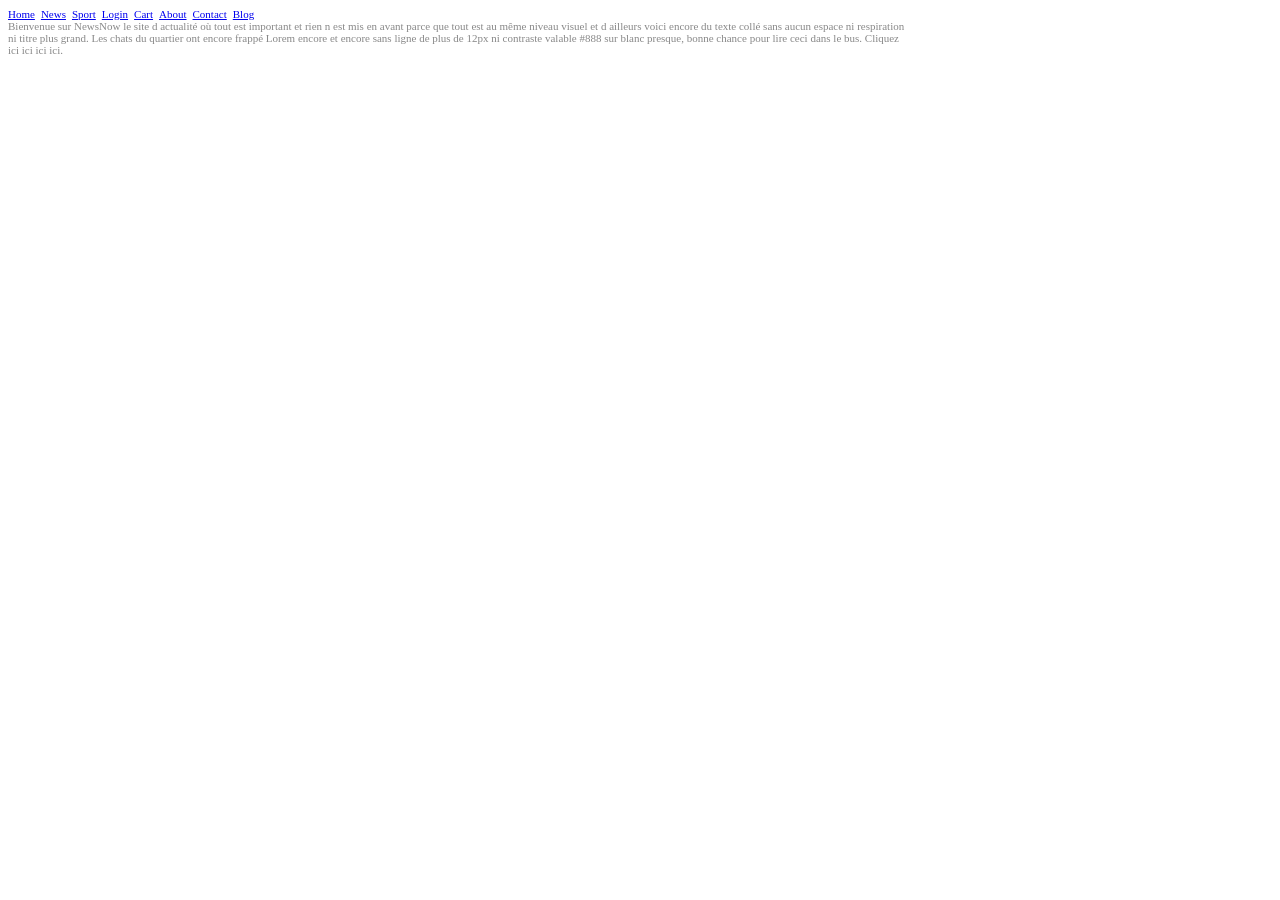
<file: e2-1-roast/captures/01-mur-de-texte.html>
<!DOCTYPE html>
<html lang="fr" xmlns:mso="urn:schemas-microsoft-com:office:office" xmlns:msdt="uuid:C2F41010-65B3-11d1-A29F-00AA00C14882"><head><meta charset="utf-8"><title>NewsNow</title>
<style>body{font-family:Times;font-size:11px;color:#888;max-width:900px;margin:8px} h1,h2,h3,p,a{font-size:11px;font-weight:normal;display:inline} nav a{margin-right:6px}</style>
<!--[if gte mso 9]><xml>
<mso:CustomDocumentProperties>
<mso:xd_Signature msdt:dt="string"></mso:xd_Signature>
<mso:display_urn_x003a_schemas-microsoft-com_x003a_office_x003a_office_x0023_Editor msdt:dt="string">Marc D�nervaud</mso:display_urn_x003a_schemas-microsoft-com_x003a_office_x003a_office_x0023_Editor>
<mso:Order msdt:dt="string">10535000.0000000</mso:Order>
<mso:display_urn_x003a_schemas-microsoft-com_x003a_office_x003a_office_x0023_Author msdt:dt="string">Marc D�nervaud</mso:display_urn_x003a_schemas-microsoft-com_x003a_office_x003a_office_x0023_Author>
<mso:xd_ProgID msdt:dt="string"></mso:xd_ProgID>
<mso:_ExtendedDescription msdt:dt="string"></mso:_ExtendedDescription>
<mso:ComplianceAssetId msdt:dt="string"></mso:ComplianceAssetId>
<mso:TemplateUrl msdt:dt="string"></mso:TemplateUrl>
<mso:ContentTypeId msdt:dt="string">0x010100B084A62CD3C5F842BB23EB74256B6499</mso:ContentTypeId>
<mso:TriggerFlowInfo msdt:dt="string"></mso:TriggerFlowInfo>
<mso:_SourceUrl msdt:dt="string"></mso:_SourceUrl>
<mso:_SharedFileIndex msdt:dt="string"></mso:_SharedFileIndex>
</mso:CustomDocumentProperties>
</xml><![endif]-->
</head>
<body>
<nav><a href="#">Home</a><a href="#">News</a><a href="#">Sport</a><a href="#">Login</a><a href="#">Cart</a><a href="#">About</a><a href="#">Contact</a><a href="#">Blog</a></nav>
<h1>Bienvenue sur NewsNow le site d actualité où tout est important et rien n est mis en avant parce que tout est au même niveau visuel et d ailleurs voici encore du texte collé sans aucun espace ni respiration ni titre plus grand.</h1>
<h2>Les chats du quartier ont encore frappé</h2>
<p>Lorem encore et encore sans ligne de plus de 12px ni contraste valable #888 sur blanc presque, bonne chance pour lire ceci dans le bus. Cliquez ici ici ici ici.</p>
</body></html>
</file>
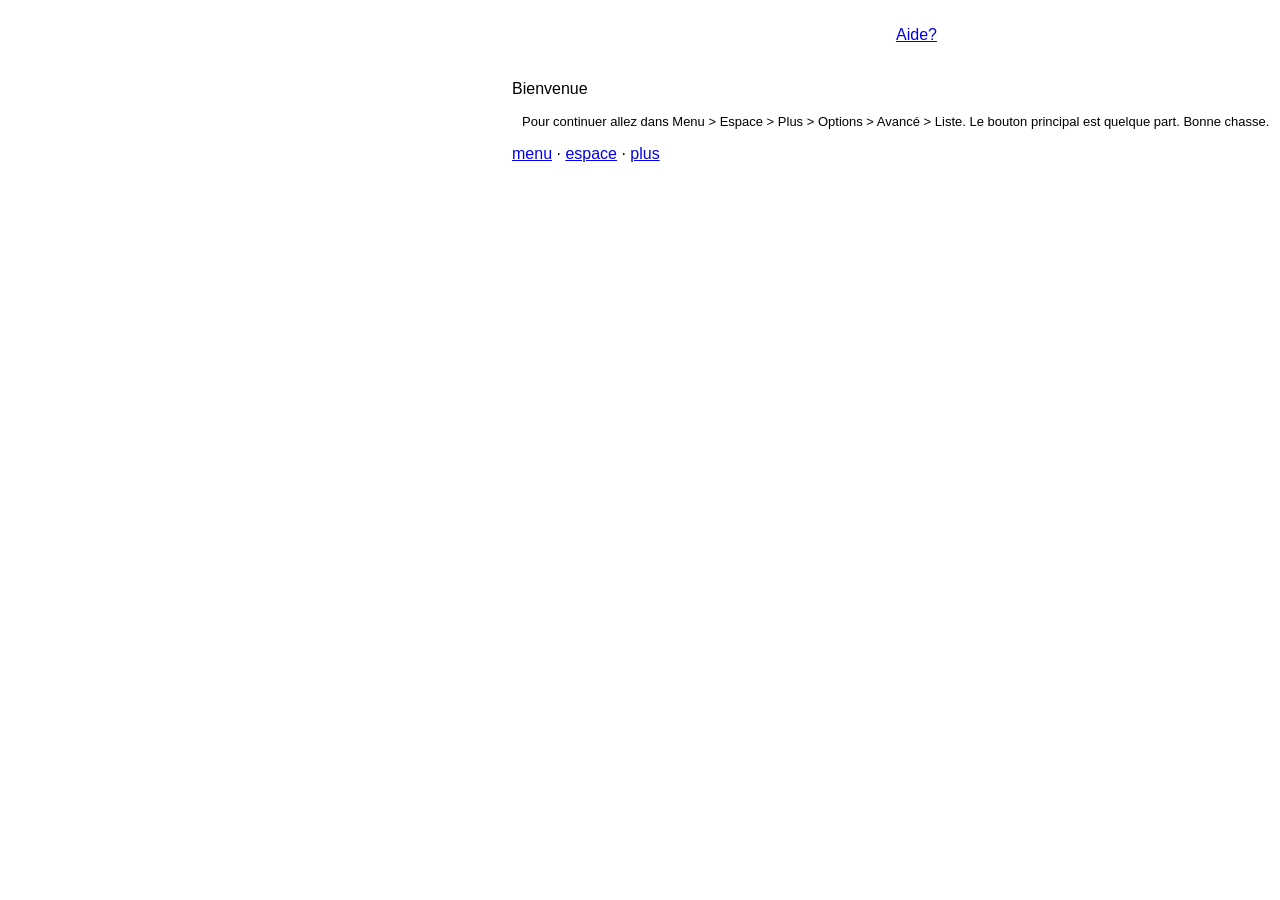
<file: e2-1-roast/captures/02-labyrinthe.html>
<!DOCTYPE html>
<html lang="fr" xmlns:mso="urn:schemas-microsoft-com:office:office" xmlns:msdt="uuid:C2F41010-65B3-11d1-A29F-00AA00C14882"><head><meta charset="utf-8"><title>Portail</title>
<style>body{font-family:Arial;margin:0} .a{position:absolute;left:70%;top:10px} .b{margin:80px 0 0 40%} .c{margin-left:10px;font-size:13px}</style>
<!--[if gte mso 9]><xml>
<mso:CustomDocumentProperties>
<mso:xd_Signature msdt:dt="string"></mso:xd_Signature>
<mso:display_urn_x003a_schemas-microsoft-com_x003a_office_x003a_office_x0023_Editor msdt:dt="string">Marc D�nervaud</mso:display_urn_x003a_schemas-microsoft-com_x003a_office_x003a_office_x0023_Editor>
<mso:Order msdt:dt="string">10534800.0000000</mso:Order>
<mso:display_urn_x003a_schemas-microsoft-com_x003a_office_x003a_office_x0023_Author msdt:dt="string">Marc D�nervaud</mso:display_urn_x003a_schemas-microsoft-com_x003a_office_x003a_office_x0023_Author>
<mso:xd_ProgID msdt:dt="string"></mso:xd_ProgID>
<mso:_ExtendedDescription msdt:dt="string"></mso:_ExtendedDescription>
<mso:ComplianceAssetId msdt:dt="string"></mso:ComplianceAssetId>
<mso:TemplateUrl msdt:dt="string"></mso:TemplateUrl>
<mso:ContentTypeId msdt:dt="string">0x010100B084A62CD3C5F842BB23EB74256B6499</mso:ContentTypeId>
<mso:TriggerFlowInfo msdt:dt="string"></mso:TriggerFlowInfo>
<mso:_SourceUrl msdt:dt="string"></mso:_SourceUrl>
<mso:_SharedFileIndex msdt:dt="string"></mso:_SharedFileIndex>
</mso:CustomDocumentProperties>
</xml><![endif]-->
</head>
<body>
<p class="a"><a href="#">Aide?</a></p>
<div class="b"><p>Bienvenue</p><p class="c">Pour continuer allez dans Menu &gt; Espace &gt; Plus &gt; Options &gt; Avancé &gt; Liste. Le bouton principal est quelque part. Bonne chasse.</p>
<p><a href="#">menu</a> · <a href="#">espace</a> · <a href="#">plus</a></p></div>
</body></html>
</file>
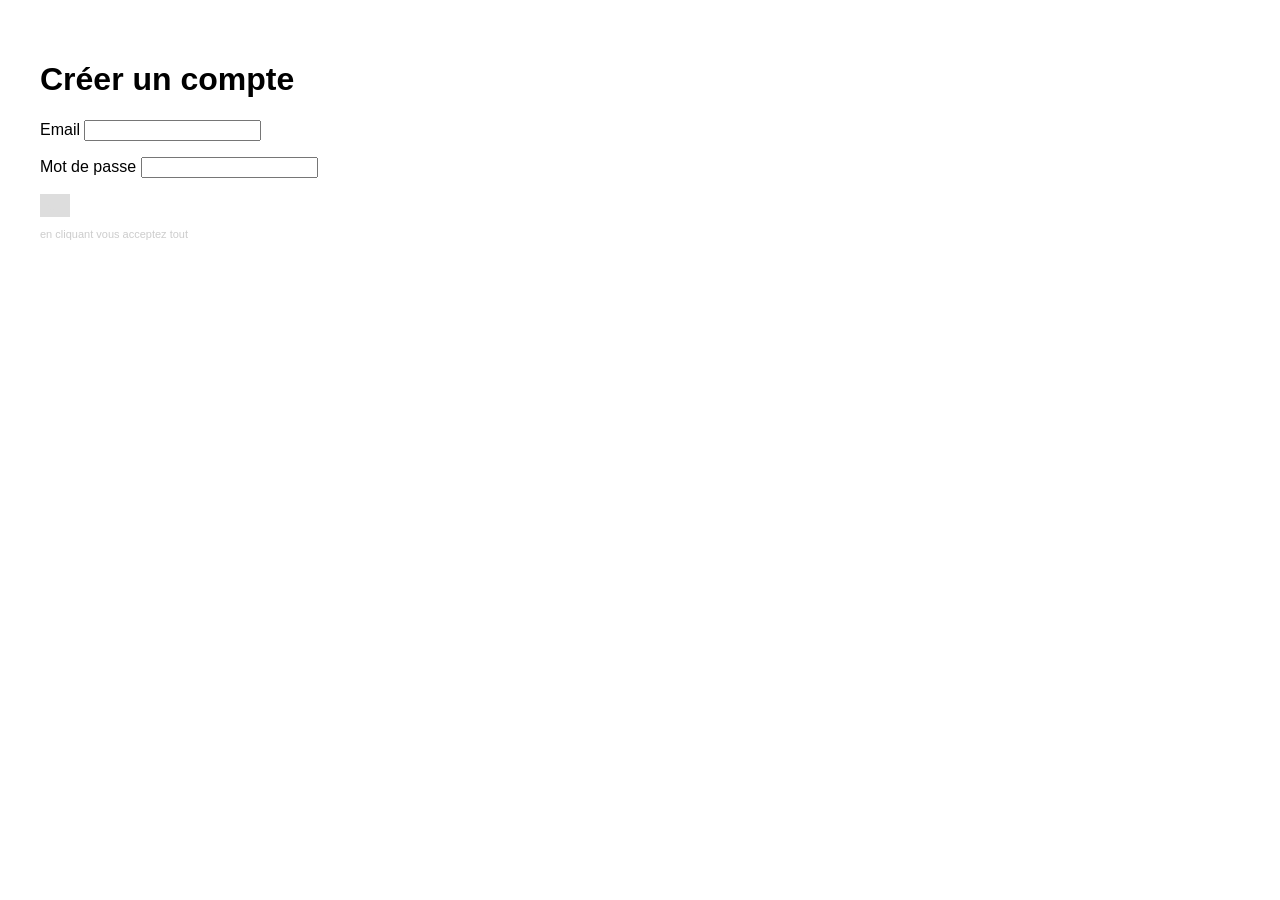
<file: e2-1-roast/captures/03-silence.html>
<!DOCTYPE html>
<html lang="fr" xmlns:mso="urn:schemas-microsoft-com:office:office" xmlns:msdt="uuid:C2F41010-65B3-11d1-A29F-00AA00C14882"><head><meta charset="utf-8"><title>Compte</title>
<style>body{font-family:Arial;padding:2rem} button{background:#ddd;color:#ddd;border:0;padding:4px 8px}</style>
<!--[if gte mso 9]><xml>
<mso:CustomDocumentProperties>
<mso:xd_Signature msdt:dt="string"></mso:xd_Signature>
<mso:display_urn_x003a_schemas-microsoft-com_x003a_office_x003a_office_x0023_Editor msdt:dt="string">Marc D�nervaud</mso:display_urn_x003a_schemas-microsoft-com_x003a_office_x003a_office_x0023_Editor>
<mso:Order msdt:dt="string">10534900.0000000</mso:Order>
<mso:display_urn_x003a_schemas-microsoft-com_x003a_office_x003a_office_x0023_Author msdt:dt="string">Marc D�nervaud</mso:display_urn_x003a_schemas-microsoft-com_x003a_office_x003a_office_x0023_Author>
<mso:xd_ProgID msdt:dt="string"></mso:xd_ProgID>
<mso:_ExtendedDescription msdt:dt="string"></mso:_ExtendedDescription>
<mso:ComplianceAssetId msdt:dt="string"></mso:ComplianceAssetId>
<mso:TemplateUrl msdt:dt="string"></mso:TemplateUrl>
<mso:ContentTypeId msdt:dt="string">0x010100B084A62CD3C5F842BB23EB74256B6499</mso:ContentTypeId>
<mso:TriggerFlowInfo msdt:dt="string"></mso:TriggerFlowInfo>
<mso:_SourceUrl msdt:dt="string"></mso:_SourceUrl>
<mso:_SharedFileIndex msdt:dt="string"></mso:_SharedFileIndex>
</mso:CustomDocumentProperties>
</xml><![endif]-->
</head>
<body>
<h1>Créer un compte</h1>
<p>Email <input></p>
<p>Mot de passe <input type="password"></p>
<button type="button" id="x">ok</button>
<script>document.getElementById("x").onclick=function(){ /* rien. volontaire. */ }</script>
<p style="color:#ccc;font-size:11px">en cliquant vous acceptez tout</p>
</body></html>
</file>
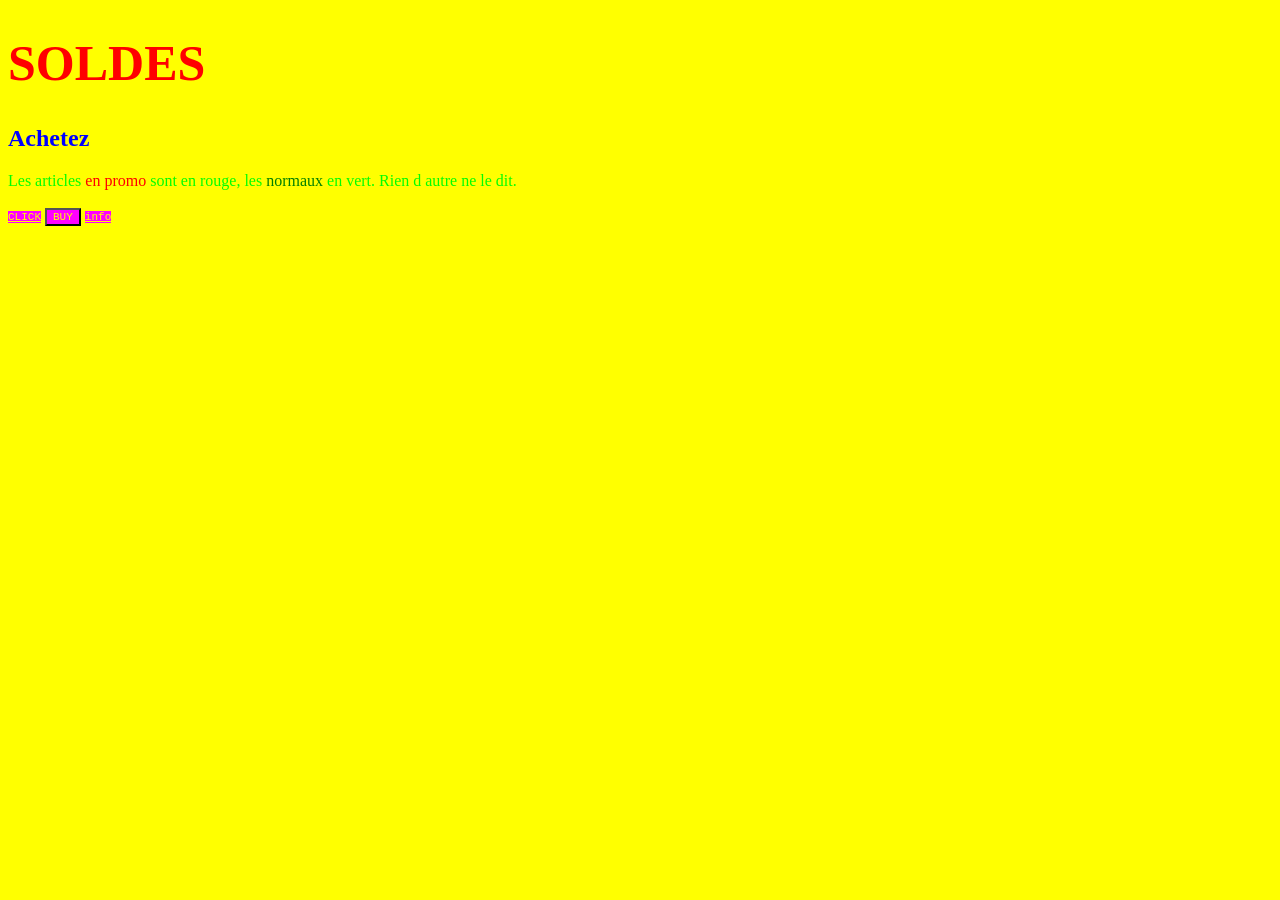
<file: e2-1-roast/captures/04-carnaval.html>
<!DOCTYPE html>
<html lang="fr" xmlns:mso="urn:schemas-microsoft-com:office:office" xmlns:msdt="uuid:C2F41010-65B3-11d1-A29F-00AA00C14882"><head><meta charset="utf-8"><title>SHOP!!!</title>
<style>
body{font-family:Comic Sans MS, cursive;background:#ff0;color:#0f0}
h1{font-family:Impact;color:red;font-size:50px}
h2{font-family:Georgia;color:blue}
a,button{font-family:Courier;background:magenta;color:yellow;font-size:11px}
.prix{color:red} .old{color:green}
</style>
<!--[if gte mso 9]><xml>
<mso:CustomDocumentProperties>
<mso:xd_Signature msdt:dt="string"></mso:xd_Signature>
<mso:display_urn_x003a_schemas-microsoft-com_x003a_office_x003a_office_x0023_Editor msdt:dt="string">Marc D�nervaud</mso:display_urn_x003a_schemas-microsoft-com_x003a_office_x003a_office_x0023_Editor>
<mso:Order msdt:dt="string">10535100.0000000</mso:Order>
<mso:display_urn_x003a_schemas-microsoft-com_x003a_office_x003a_office_x0023_Author msdt:dt="string">Marc D�nervaud</mso:display_urn_x003a_schemas-microsoft-com_x003a_office_x003a_office_x0023_Author>
<mso:xd_ProgID msdt:dt="string"></mso:xd_ProgID>
<mso:_ExtendedDescription msdt:dt="string"></mso:_ExtendedDescription>
<mso:ComplianceAssetId msdt:dt="string"></mso:ComplianceAssetId>
<mso:TemplateUrl msdt:dt="string"></mso:TemplateUrl>
<mso:ContentTypeId msdt:dt="string">0x010100B084A62CD3C5F842BB23EB74256B6499</mso:ContentTypeId>
<mso:TriggerFlowInfo msdt:dt="string"></mso:TriggerFlowInfo>
<mso:_SourceUrl msdt:dt="string"></mso:_SourceUrl>
<mso:_SharedFileIndex msdt:dt="string"></mso:_SharedFileIndex>
</mso:CustomDocumentProperties>
</xml><![endif]-->
</head>
<body>
<h1>SOLDES</h1>
<h2>Achetez</h2>
<p>Les articles <span class="prix">en promo</span> sont en rouge, les <span class="old">normaux</span> en vert. Rien d autre ne le dit.</p>
<p><a href="#">CLICK</a> <button>BUY</button> <a href="#">info</a></p>
</body></html>
</file>
<file: e3-1-maquette-en-vrai/style.css>
/* ==========================================================
   Libri — ambiance « bibliothèque de quartier »
   Papier crème, encre brune, couvertures de livres en tons sourds.
   ========================================================== */
:root {
  --color-bg: #F7EDDA;
  --color-surface: #FDF7EB;
  --color-surface-alt: #F0E1C8;
  --color-text: #3E271B;
  --color-text-soft: #6A5141;
  --color-primary: #5A3D2C;
  --color-primary-hover: #3E271B;
  --color-border: #8C7A6C;
  --color-line: rgba(140, 122, 108, 0.35);
  --color-error: #9B2C2C;
  --color-focus: #9A3F1E;

  /* Couvertures : un ton par genre (texte crème, contraste AA) */
  --couv-roman: #8B4A32;
  --couv-essai: #55654A;
  --couv-fictif: #2F3F5A;
  --couv-policier: #5E2230;
  --couv-psychologie: #7A5C16;
  --couv-philosophie: #4A3A5C;
  --couv-texte: #FBF3E4;

  --font-title: "Playfair Display", Georgia, serif;
  --font-sans: "Inter", system-ui, -apple-system, "Segoe UI", sans-serif;

  --fs-base: 1rem;
  --fs-small: 0.875rem;
  --fs-logo: 2.5rem;

  --space-1: 4px;
  --space-2: 8px;
  --space-3: 16px;
  --space-4: 24px;
  --space-5: 32px;

  --size-touch: 48px;
  --radius-card: 10px;
  --radius-field: 10px;
  --radius-cover: 2px 6px 6px 2px;
  --shadow-card: 0 1px 2px rgba(62, 39, 27, 0.08), 0 6px 16px rgba(62, 39, 27, 0.08);
  --shadow-card-hover: 0 2px 4px rgba(62, 39, 27, 0.1), 0 12px 24px rgba(62, 39, 27, 0.14);
  --shadow-panel: 0 -6px 18px rgba(62, 39, 27, 0.14);
}

* {
  box-sizing: border-box;
  margin: 0;
  padding: 0;
}

body {
  font-family: var(--font-sans);
  font-size: var(--fs-base);
  background-color: var(--color-bg);
  color: var(--color-text);
  line-height: 1.45;
}

.visuellement-cache {
  position: absolute;
  width: 1px;
  height: 1px;
  overflow: hidden;
  clip: rect(0 0 0 0);
}

:focus-visible {
  outline: 3px solid var(--color-focus);
  outline-offset: 2px;
}

/* ---------- En-tête ---------- */
.header-site {
  display: flex;
  flex-direction: column;
  gap: var(--space-3);
  padding: var(--space-4) var(--space-3) var(--space-3);
  border-bottom: 4px double var(--color-border);
}

.marque {
  display: flex;
  flex-direction: column;
  gap: 2px;
}

.logo {
  font-family: var(--font-title);
  font-size: var(--fs-logo);
  font-weight: 700;
  line-height: 1;
  letter-spacing: 0.01em;
}

.slogan {
  font-family: var(--font-title);
  font-style: italic;
  font-size: 1rem;
  color: var(--color-text-soft);
}

.champ-recherche {
  width: 100%;
  min-height: var(--size-touch);
  padding: 0 var(--space-3) 0 50px;
  border: 1.5px solid var(--color-border);
  border-radius: var(--radius-field);
  background-color: var(--color-surface);
  background-image: url("data:image/svg+xml,%3Csvg xmlns='http://www.w3.org/2000/svg' width='22' height='22' viewBox='0 0 24 24' fill='none' stroke='%235A3D2C' stroke-width='2' stroke-linecap='round'%3E%3Ccircle cx='10' cy='10' r='6.5'/%3E%3Cpath d='M15 15l5.5 5.5'/%3E%3C/svg%3E");
  background-repeat: no-repeat;
  background-position: 16px center;
  font: inherit;
  color: var(--color-text);
}

.champ-recherche::placeholder {
  color: var(--color-text-soft);
  font-style: italic;
}

.champ-recherche:hover {
  border-color: var(--color-primary);
}

/* ---------- Filtres : panneau fixé en bas sur mobile ---------- */
.filtres {
  position: fixed;
  left: 0;
  right: 0;
  bottom: 0;
  z-index: 10;
  display: flex;
  gap: var(--space-3);
  padding: var(--space-3);
  background-color: var(--color-surface);
  border-top: 1px solid var(--color-line);
  border-radius: 20px 20px 0 0;
  box-shadow: var(--shadow-panel);
}

.filtre-groupe {
  flex: 1;
  min-width: 0;
}

.filtre-groupe label {
  display: block;
  margin-bottom: var(--space-1);
  font-size: var(--fs-small);
  font-weight: 700;
  text-transform: uppercase;
  letter-spacing: 0.06em;
  color: var(--color-text-soft);
}

.filtre-groupe select {
  width: 100%;
  min-height: var(--size-touch);
  padding: 0 34px 0 14px;
  border: 1.5px solid var(--color-primary);
  border-radius: var(--radius-field);
  appearance: none;
  background-color: var(--color-bg);
  background-image: url("data:image/svg+xml,%3Csvg xmlns='http://www.w3.org/2000/svg' width='14' height='9' fill='none' stroke='%235A3D2C' stroke-width='2'%3E%3Cpath d='M1 1l6 6 6-6'/%3E%3C/svg%3E");
  background-repeat: no-repeat;
  background-position: right 12px center;
  font: inherit;
  font-weight: 500;
  color: var(--color-text);
  cursor: pointer;
  transition: background-color 0.2s ease;
}

.filtre-groupe select:hover {
  background-color: var(--color-surface-alt);
}

/* ---------- Page et grille de cartes (mobile : 2 colonnes) ---------- */
.contenu-principal {
  padding-bottom: 150px;
}

.cartes-grille {
  display: grid;
  grid-template-columns: repeat(2, minmax(0, 1fr));
  gap: var(--space-3) 12px;
  margin: 0;
  padding: var(--space-4) var(--space-3) 0;
}

.carte {
  --couv: var(--couv-roman);
  position: relative;
  display: flex;
  flex-direction: column;
  padding: 12px 12px var(--space-3);
  background-color: var(--color-surface);
  border: 1px solid var(--color-line);
  border-radius: var(--radius-card);
  box-shadow: var(--shadow-card);
  transition: transform 0.2s ease, box-shadow 0.2s ease;
}

.carte:hover {
  transform: translateY(-3px);
  box-shadow: var(--shadow-card-hover);
}

.carte:focus-within {
  outline: 3px solid var(--color-focus);
  outline-offset: 2px;
}

.genre-roman { --couv: var(--couv-roman); }
.genre-essai { --couv: var(--couv-essai); }
.genre-fictif { --couv: var(--couv-fictif); }
.genre-roman-policier { --couv: var(--couv-policier); }
.genre-psychologie { --couv: var(--couv-psychologie); }
.genre-philosophie { --couv: var(--couv-philosophie); }

.carte .genre {
  margin-bottom: var(--space-2);
  padding-bottom: 6px;
  border-bottom: 1px solid var(--color-line);
  font-size: var(--fs-small);
  font-weight: 700;
  text-transform: uppercase;
  letter-spacing: 0.08em;
  color: var(--couv);
}

/* Couverture : un vrai petit livre (dos à gauche, double filet) */
.couverture {
  position: relative;
  display: flex;
  flex-direction: column;
  justify-content: center;
  align-items: center;
  gap: var(--space-2);
  aspect-ratio: 3 / 4;
  padding: var(--space-3) var(--space-3) var(--space-3) 22px;
  margin-bottom: 12px;
  overflow: hidden;
  border-radius: var(--radius-cover);
  background-color: var(--couv);
  background-image: linear-gradient(160deg, rgba(255, 255, 255, 0.1), rgba(0, 0, 0, 0.22));
  box-shadow: 3px 4px 10px rgba(62, 39, 27, 0.28);
  color: var(--couv-texte);
  text-align: center;
}

.couverture::before {
  content: "";
  position: absolute;
  top: 0;
  bottom: 0;
  left: 0;
  width: 12px;
  background: linear-gradient(90deg, rgba(0, 0, 0, 0.35), rgba(255, 255, 255, 0.08) 70%, rgba(0, 0, 0, 0.12));
}

.couverture::after {
  content: "";
  position: absolute;
  inset: 8px 8px 8px 18px;
  border: 1px solid rgba(251, 243, 228, 0.4);
  pointer-events: none;
}

.couv-titre {
  font-family: var(--font-title);
  font-size: clamp(1rem, 4.4vw, 1.25rem);
  font-weight: 500;
  line-height: 1.15;
}

.couv-auteur {
  font-size: 0.6875rem;
  letter-spacing: 0.12em;
  text-transform: uppercase;
  opacity: 0.9;
}

.carte h3 {
  font-family: var(--font-title);
  font-size: 1.0625rem;
  font-weight: 700;
  line-height: 1.25;
  margin-bottom: var(--space-1);
}

.carte .auteur {
  font-style: italic;
  color: var(--color-text-soft);
}

.carte-lien {
  color: inherit;
  text-decoration: none;
}

/* Lien étendu : toute la carte est cliquable */
.carte-lien::after {
  content: "";
  position: absolute;
  inset: 0;
}

.carte-lien:focus-visible {
  outline: none;
}

.carte .pages {
  margin-top: var(--space-1);
  padding-right: var(--space-4);
  font-size: var(--fs-small);
  color: var(--color-text-soft);
}

.carte .pages::after {
  content: "›";
  content: "›" / "";
  position: absolute;
  right: 12px;
  bottom: 10px;
  font-size: 1.75rem;
  line-height: 1;
  color: var(--couv);
}

/* ---------- Messages d'état ---------- */
.etat-chargement,
.etat-vide,
.etat-erreur {
  grid-column: 1 / -1;
  padding: var(--space-5) var(--space-3);
  text-align: center;
  font-family: var(--font-title);
  font-style: italic;
  font-size: 1.125rem;
  color: var(--color-text-soft);
}

.etat-erreur {
  font-family: var(--font-sans);
  font-style: normal;
  font-size: var(--fs-base);
  color: var(--color-error);
  background-color: #FBEAE4;
  border: 1px solid var(--color-error);
  border-radius: var(--radius-card);
}

/* ---------- Pied de page ---------- */
.footer-site {
  padding: var(--space-4);
  text-align: center;
  font-size: var(--fs-small);
  color: var(--color-text-soft);
  border-top: 4px double var(--color-border);
}

/* ---------- Bureau : filtres à gauche ---------- */
@media (min-width: 768px) {
  .header-site {
    flex-direction: row;
    align-items: center;
    justify-content: space-between;
    padding: var(--space-4) max(var(--space-4), calc((100% - 1200px) / 2 + var(--space-4)));
  }

  .champ-recherche {
    width: 420px;
  }

  .contenu-principal {
    display: grid;
    grid-template-columns: 260px minmax(0, 1fr);
    gap: var(--space-4);
    align-items: start;
    max-width: 1200px;
    margin: 0 auto;
    padding: var(--space-4) var(--space-4) var(--space-5);
  }

  .filtres {
    position: sticky;
    top: var(--space-3);
    flex-direction: column;
    gap: var(--space-3);
    padding: var(--space-4);
    border: 1px solid var(--color-line);
    border-radius: var(--radius-card);
    box-shadow: var(--shadow-card);
  }

  .filtres::before {
    content: "Affiner la recherche";
    padding-bottom: var(--space-2);
    border-bottom: 1px solid var(--color-line);
    font-family: var(--font-title);
    font-size: 1.25rem;
    font-weight: 700;
  }

  .cartes-grille {
    grid-template-columns: repeat(2, minmax(0, 1fr));
    gap: var(--space-4) var(--space-3);
    padding: 0;
  }

  .carte {
    padding: var(--space-3) var(--space-3) var(--space-4);
  }
}

@media (min-width: 1000px) {
  .cartes-grille {
    grid-template-columns: repeat(3, minmax(0, 1fr));
  }
}

@media (min-width: 1200px) {
  .cartes-grille {
    grid-template-columns: repeat(4, minmax(0, 1fr));
  }
}

@media (prefers-reduced-motion: reduce) {
  *, *::before, *::after {
    animation-duration: 0.01ms !important;
    transition-duration: 0.01ms !important;
  }

  .carte:hover {
    transform: none;
  }
}
</file>
